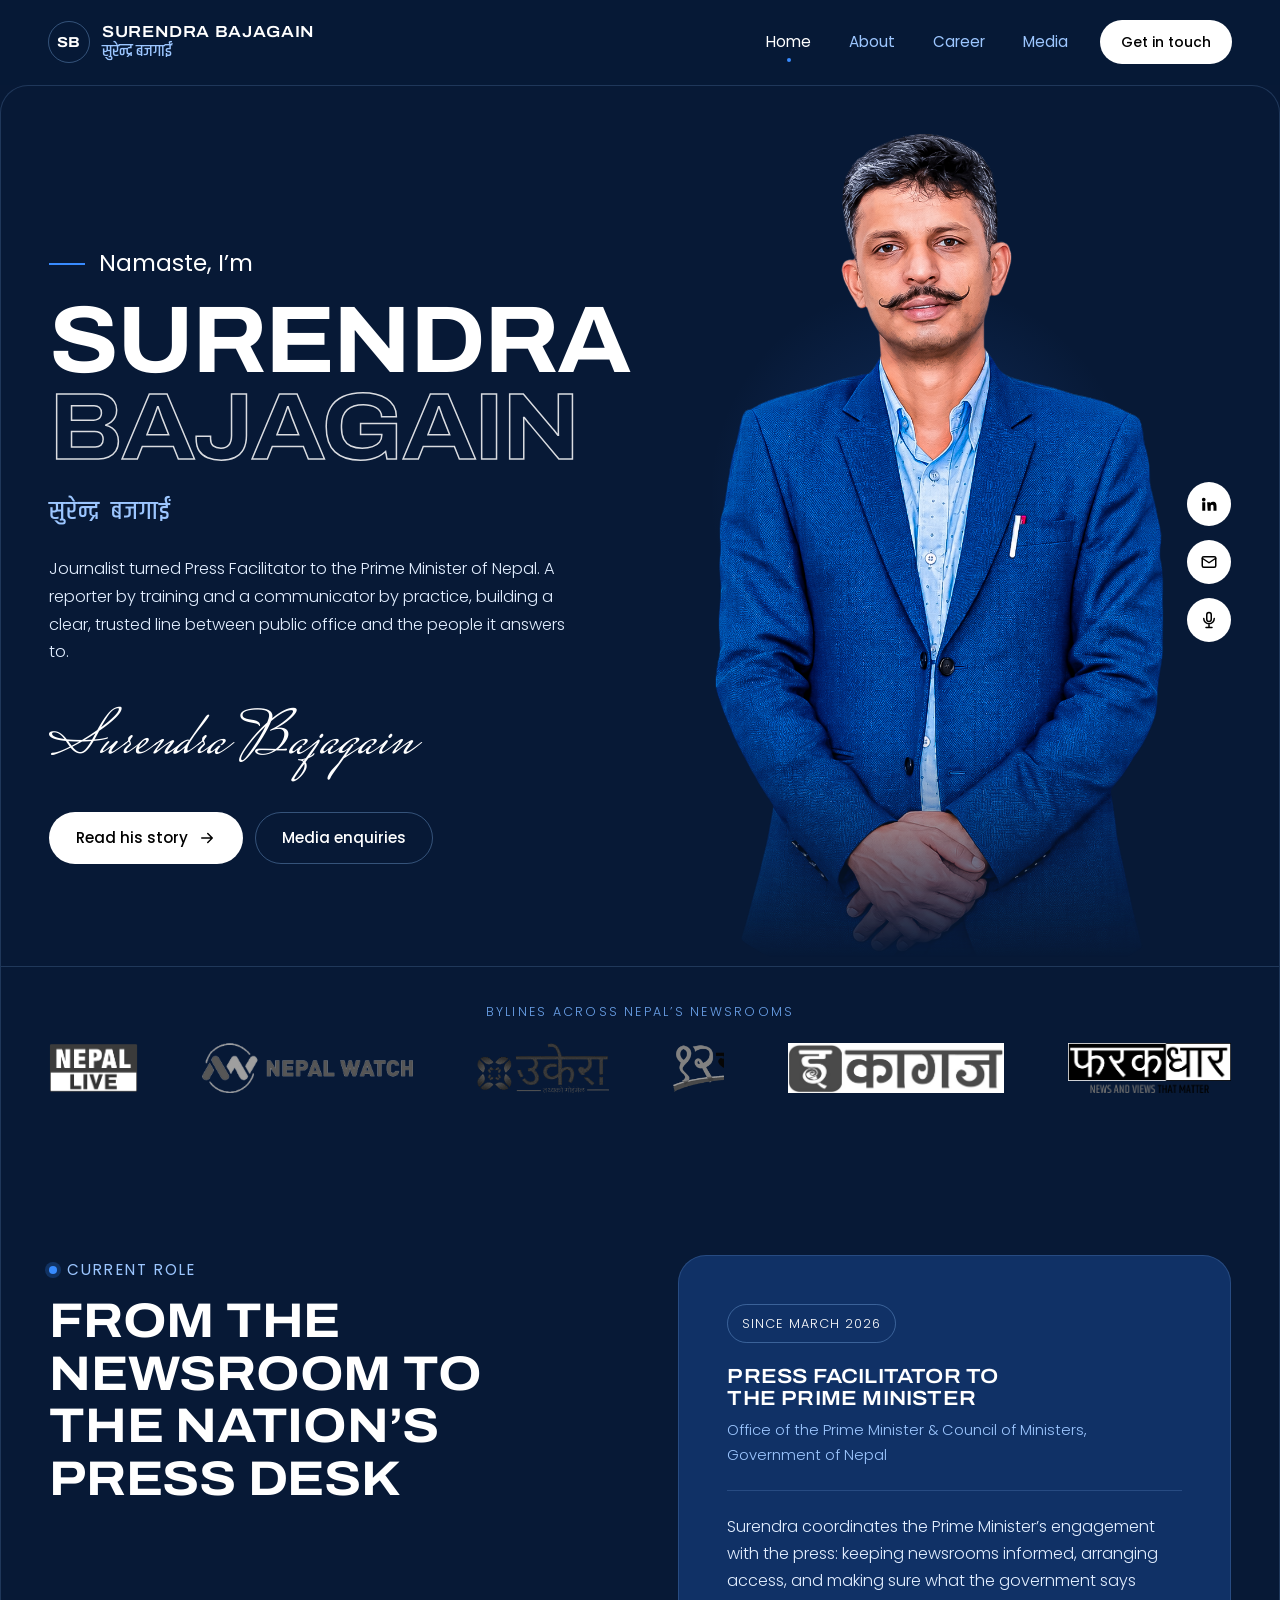
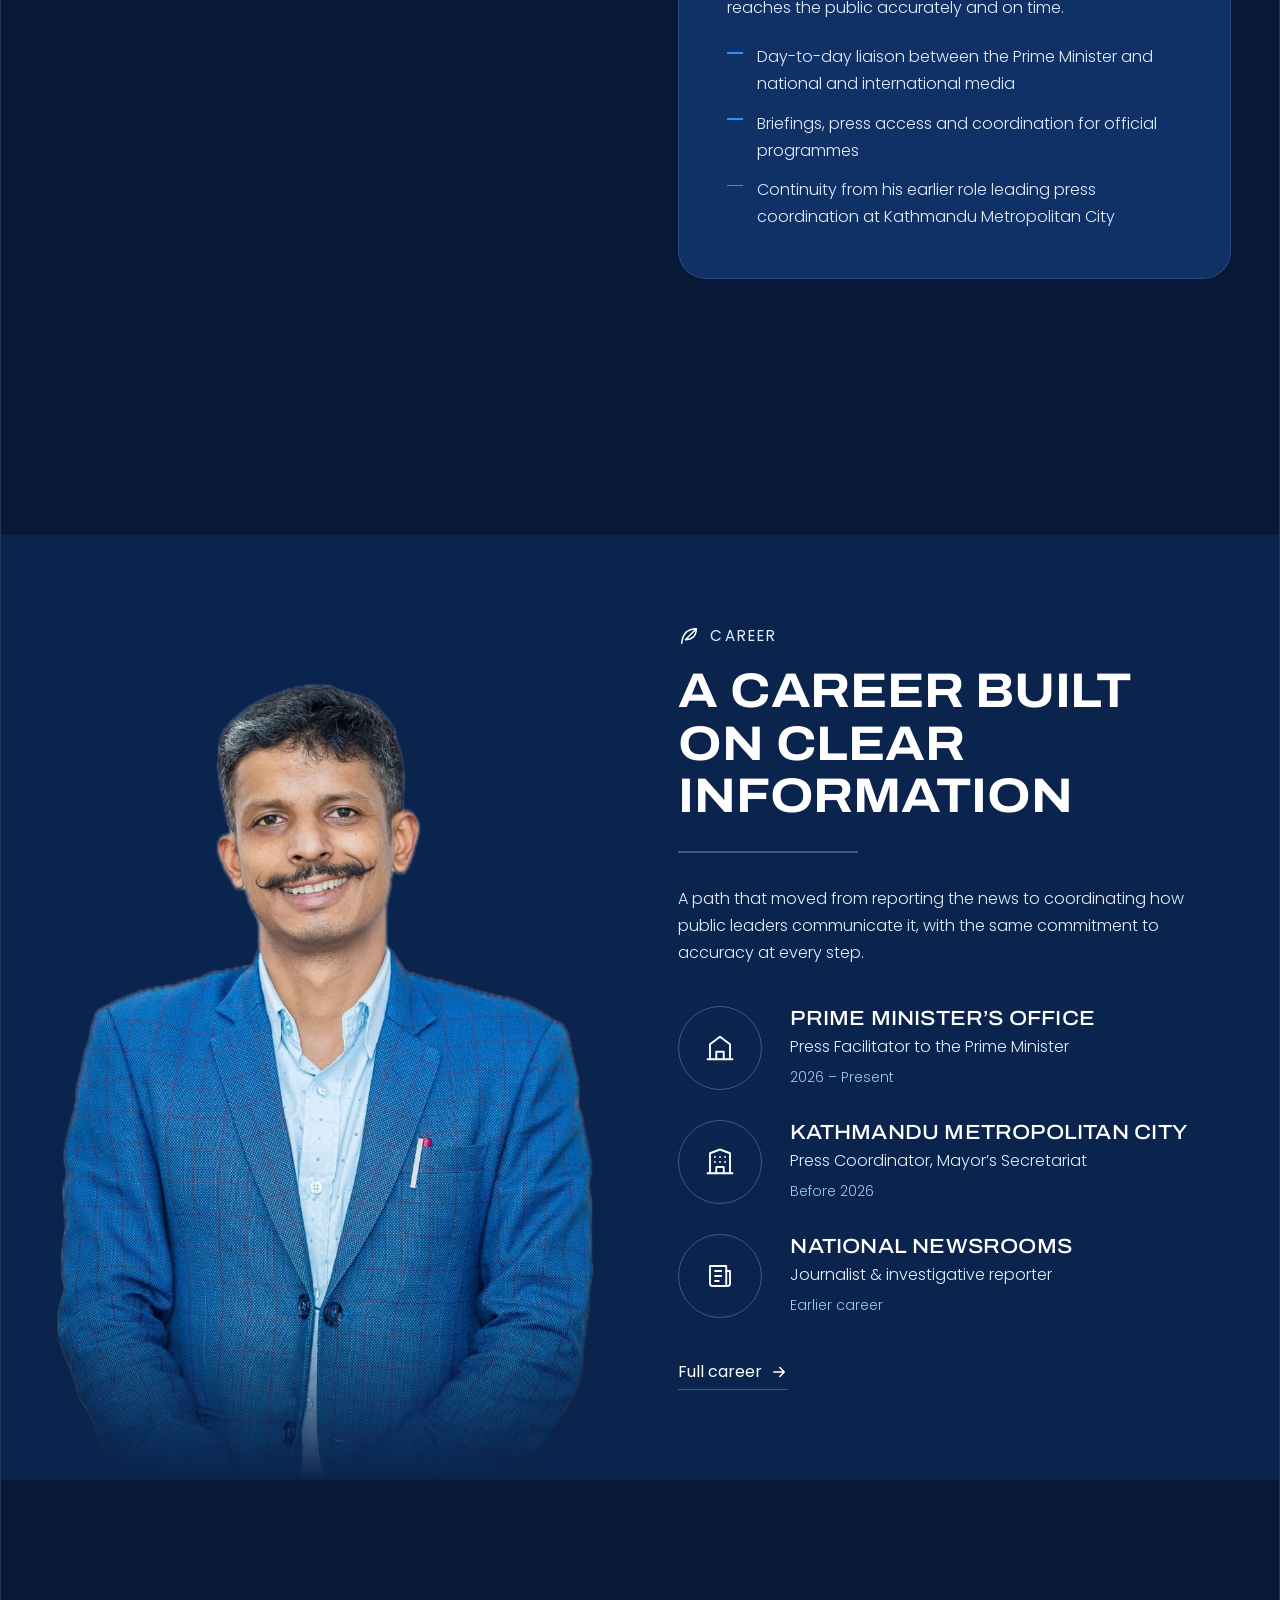
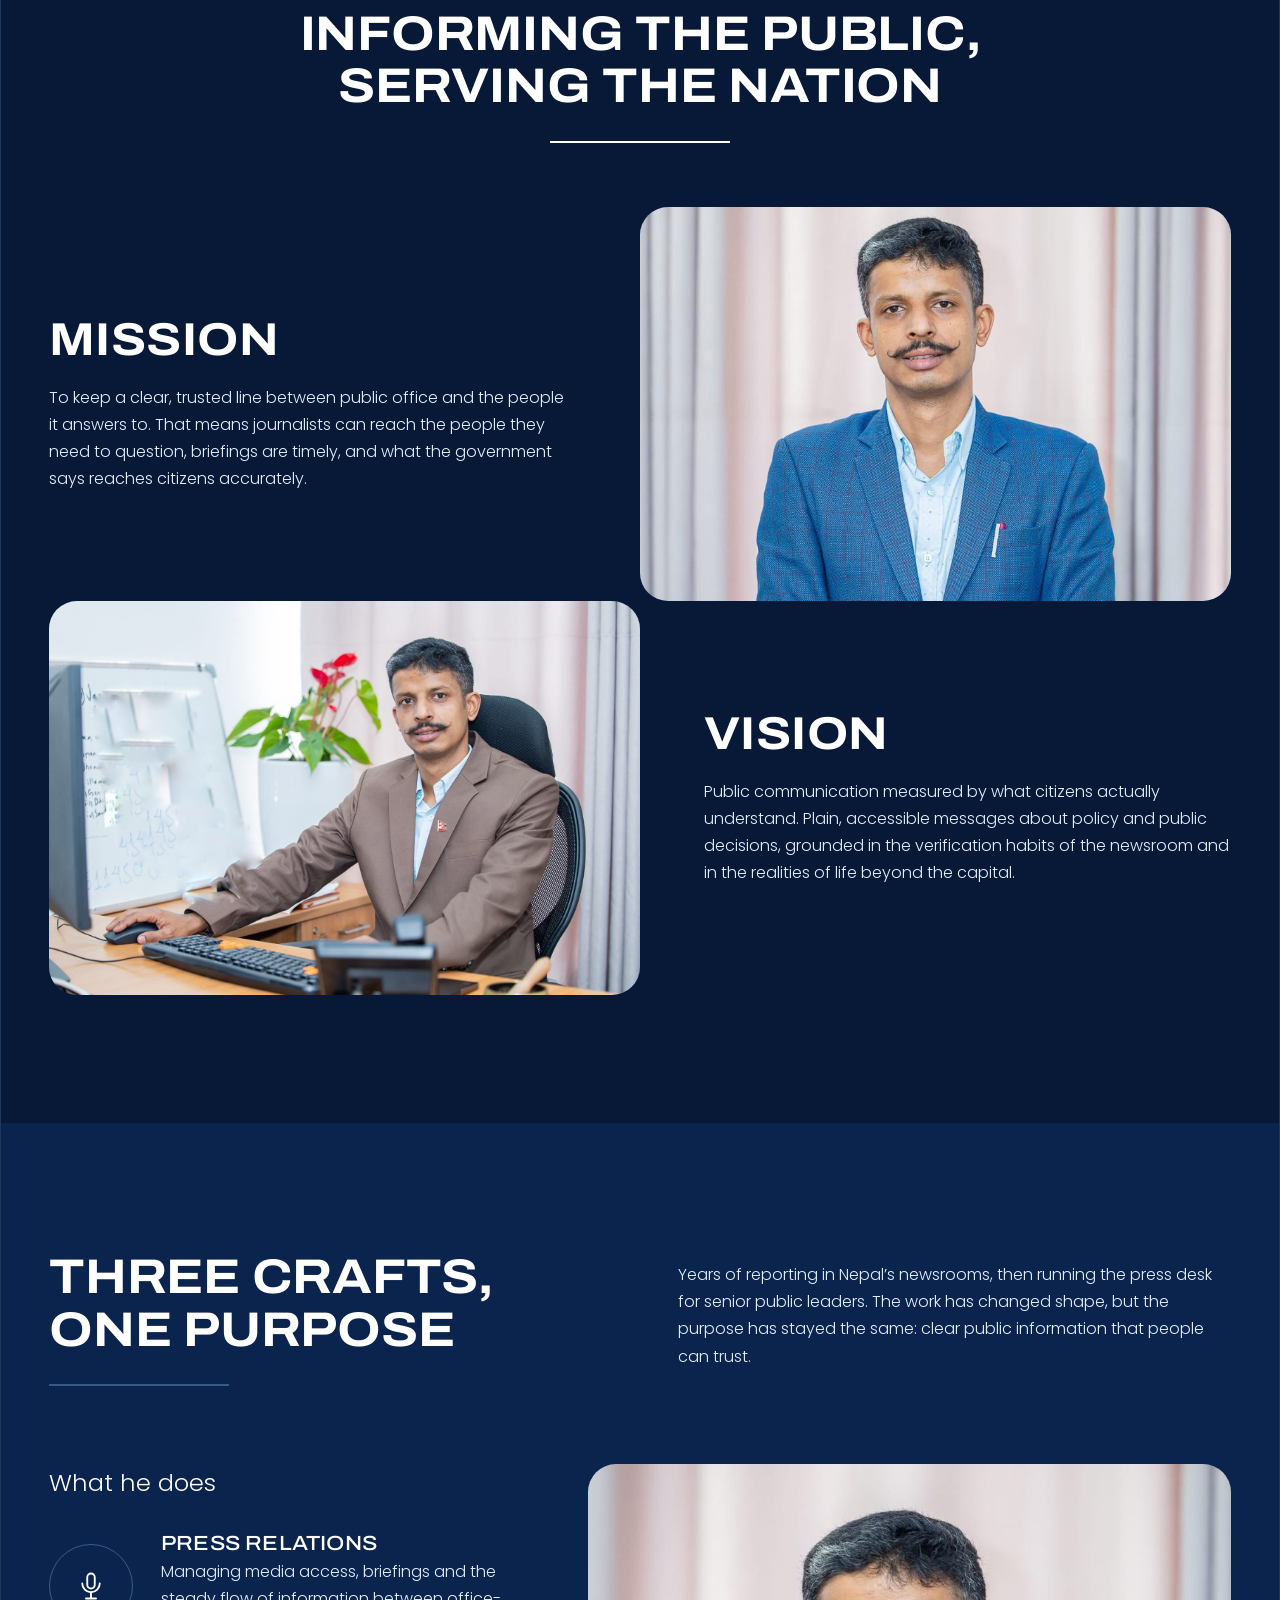
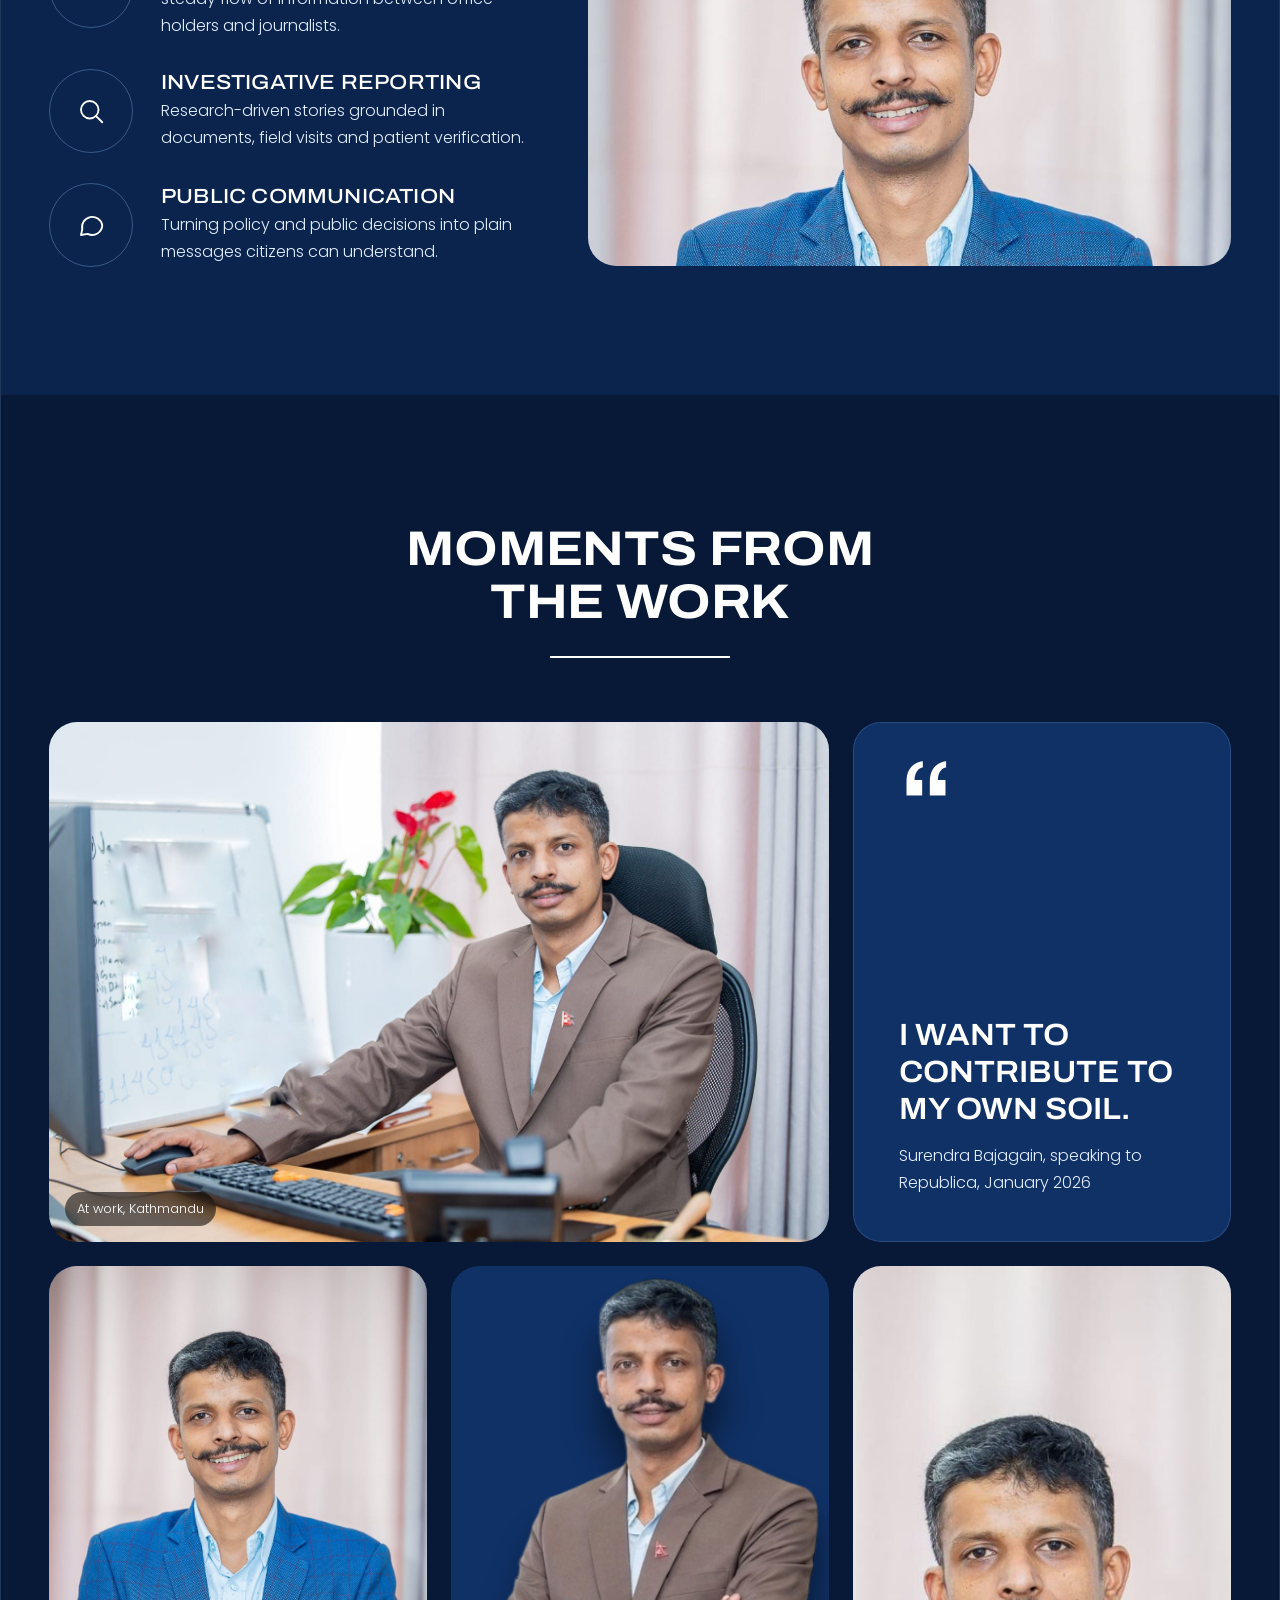
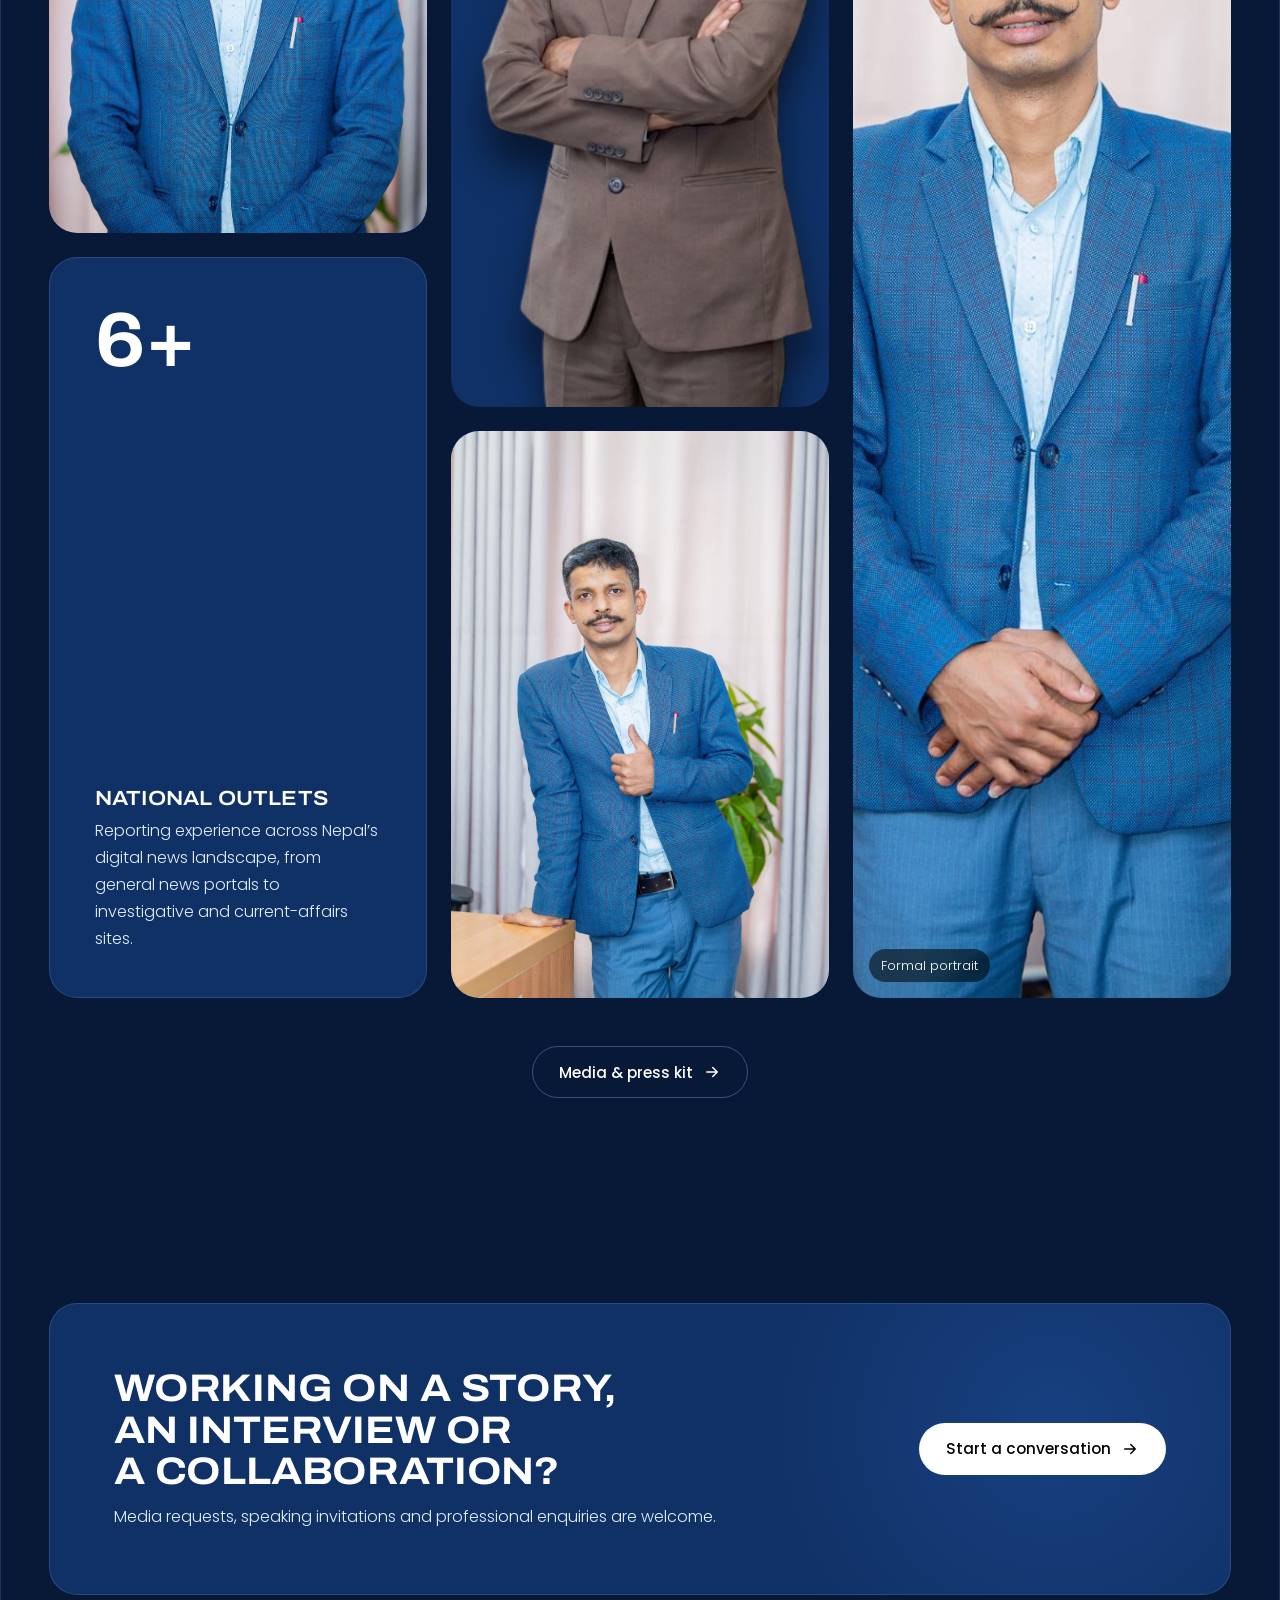
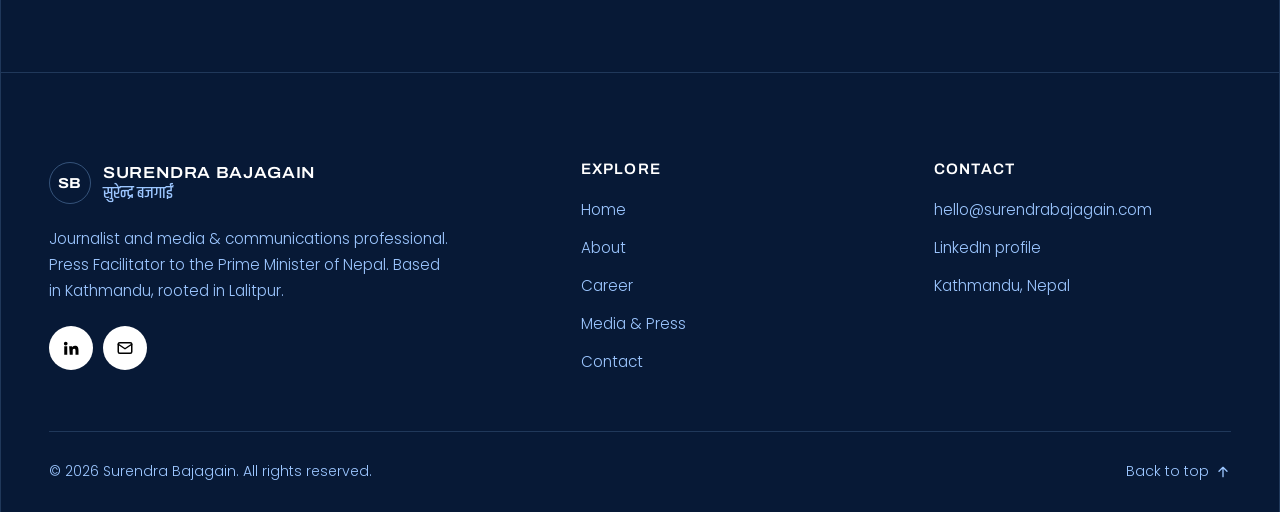
<file: index.html>
<!doctype html>
<html lang="en" class="no-js">
  <head>
    <meta charset="utf-8" />
    <meta name="viewport" content="width=device-width, initial-scale=1" />
    <title>
      Surendra Bajagain — Journalist & Press Facilitator to the Prime Minister
      of Nepal
    </title>
    <meta
      name="description"
      content="Surendra Bajagain is a Nepali journalist and communications professional serving as Press Facilitator to the Prime Minister of Nepal."
    />
    <meta name="author" content="Surendra Bajagain" />
    <meta name="theme-color" content="#000000" />
    <link rel="canonical" href="https://surendrabajagain.com/" />

    <meta property="og:type" content="profile" />
    <meta
      property="og:title"
      content="Surendra Bajagain — Journalist & Press Facilitator to the Prime Minister of Nepal"
    />
    <meta
      property="og:description"
      content="Surendra Bajagain is a Nepali journalist and communications professional serving as Press Facilitator to the Prime Minister of Nepal."
    />
    <meta property="og:url" content="https://surendrabajagain.com/" />
    <meta
      property="og:image"
      content="https://surendrabajagain.com/assets/img/og-image.jpg"
    />
    <meta name="twitter:card" content="summary_large_image" />

    <link rel="icon" href="assets/img/favicon.svg" type="image/svg+xml" />
    <link rel="apple-touch-icon" href="assets/img/avatar.jpg" />
    <link rel="preconnect" href="https://fonts.googleapis.com" />
    <link rel="preconnect" href="https://fonts.gstatic.com" crossorigin />
    <link
      href="https://fonts.googleapis.com/css2?family=Archivo:wdth,wght@62..125,100..900&family=Poppins:wght@300;400;500;600&family=Mrs+Saint+Delafield&family=Noto+Sans+Devanagari:wght@400;500&display=swap"
      rel="stylesheet"
    />
    <link rel="preconnect" href="https://fonts.googleapis.com" />
    <link rel="preconnect" href="https://fonts.gstatic.com" crossorigin />
    <link
      href="https://fonts.googleapis.com/css2?family=Khand:wght@300;400;500;600;700&display=swap"
      rel="stylesheet"
    />
    <link rel="stylesheet" href="assets/css/style.css" />
  </head>
  <body>
    <a class="skip-link" href="#main">Skip to content</a>

    <header class="site-header">
      <div class="container">
        <a class="brand" href="./" aria-label="Surendra Bajagain — home">
          <span class="brand__mark">SB</span>
          <span class="brand__text">
            <span class="brand__name">Surendra Bajagain</span>
            <span
              class="brand__sub"
              lang="ne"
              style="font-family: &quot;Khand&quot;, sans-serif"
              >सुरेन्द्र बजगाईं</span
            >
          </span>
        </a>
        <button
          class="nav-toggle"
          type="button"
          aria-controls="site-nav"
          aria-expanded="false"
          aria-label="Open menu"
        >
          <span></span>
        </button>
        <nav class="nav" id="site-nav" aria-label="Main">
          <a class="nav__link" href="./" aria-current="page">Home</a
          ><a class="nav__link" href="about/">About</a
          ><a class="nav__link" href="career/">Career</a
          ><a class="nav__link" href="media/">Media</a>
          <a class="btn btn--primary btn--sm" href="contact/">Get in touch</a>
        </nav>
      </div>
    </header>

    <main id="main">
      <!-- Hero: greeting, oversized name, signature, cut-out portrait -->
      <section class="hero">
        <div class="container hero__grid">
          <div class="hero__content">
            <p class="hero__hello reveal">Namaste, I&rsquo;m</p>
            <h1 class="hero__title reveal" data-delay="1">
              <span>Surendra</span><span class="outline">Bajagain</span>
            </h1>
            <p
              class="hero__deva reveal"
              data-delay="1"
              lang="ne"
              style="font-family: &quot;Khand&quot;, sans-serif"
            >
              सुरेन्द्र बजगाईं
            </p>
            <p class="hero__lede reveal" data-delay="2">
              Journalist turned Press Facilitator to the Prime Minister of
              Nepal. A reporter by training and a communicator by practice,
              building a clear, trusted line between public office and the
              people it answers to.
            </p>
            <p class="signature reveal" data-delay="3" aria-hidden="true">
              Surendra Bajagain
            </p>
            <div class="hero__actions reveal" data-delay="3">
              <a class="btn btn--primary" href="about/"
                >Read his story
                <svg
                  viewBox="0 0 24 24"
                  fill="none"
                  stroke="currentColor"
                  stroke-width="2"
                  stroke-linecap="round"
                  stroke-linejoin="round"
                  aria-hidden="true"
                >
                  <path d="M5 12h14M13 6l6 6-6 6" /></svg
              ></a>
              <a class="btn btn--ghost" href="contact/">Media enquiries</a>
            </div>
          </div>
          <figure class="hero__figure reveal" data-delay="2">
            <img
              src="assets/img/dsfdsf.png"
              alt="Portrait of Surendra Bajagain in a blue blazer, smiling"
              width="862"
              height="1254"
              fetchpriority="high"
            />
            <div class="hero__social">
              <a
                href="https://www.linkedin.com/in/surendrabajagain/"
                target="_blank"
                rel="noopener"
                aria-label="LinkedIn"
                ><svg
                  viewBox="0 0 24 24"
                  fill="currentColor"
                  aria-hidden="true"
                >
                  <path
                    d="M4.98 3.5a2.5 2.5 0 11-.01 5 2.5 2.5 0 01.01-5zM3 9.5h4V21H3zM9.5 9.5h3.8v1.6h.1c.5-1 1.8-2 3.8-2 4 0 4.8 2.6 4.8 6V21h-4v-5.2c0-1.2 0-2.8-1.7-2.8s-2 1.3-2 2.7V21h-4z"
                  /></svg
              ></a>
              <a href="mailto:hello@surendrabajagain.com" aria-label="Email"
                ><svg
                  viewBox="0 0 24 24"
                  fill="none"
                  stroke="currentColor"
                  stroke-width="2"
                  stroke-linecap="round"
                  stroke-linejoin="round"
                  aria-hidden="true"
                >
                  <rect x="3" y="5" width="18" height="14" rx="2" />
                  <path d="M3 7l9 6 9-6" /></svg
              ></a>
              <a href="media/" aria-label="Media and press kit"
                ><svg
                  viewBox="0 0 24 24"
                  fill="none"
                  stroke="currentColor"
                  stroke-width="2"
                  stroke-linecap="round"
                  stroke-linejoin="round"
                  aria-hidden="true"
                >
                  <rect x="9" y="2" width="6" height="12" rx="3" />
                  <path d="M5 10a7 7 0 0014 0M12 17v5M8 22h8" /></svg
              ></a>
            </div>
          </figure>
        </div>
        <div class="wordmarks">
          <div class="container">
            <p class="wordmarks__label">
              Bylines across Nepal&rsquo;s newsrooms
            </p>
            <ul class="reveal">
              <li>
                <a href="https://nepallive.com/author-news/473" target="_blank"
                  ><img src="./assets/img/nepallive.png" alt=""
                /></a>
              </li>
              <li>
                <a href="https://nepalwatch.com/" target="_blank"
                  ><img src="./assets/img/nepalwatych.png" alt=""
                /></a>
              </li>
              <li>
                <a href="https://www.ukeraa.com/author/158" target="_blank"
                  ><img src="./assets/img/ukeraa.png" alt=""
                /></a>
              </li>
              <li>
                <a href="https://baahrakhari.com/author/101" target="_blank"
                  ><img src="./assets/img/12.png" alt=""
                /></a>
              </li>
              <li>
                <a href="https://ekagaj.com/author/author-605/" target="_blank"
                  ><img src="./assets/img/ekagaj.jpeg" alt="Ekagaj"
                /></a>
              </li>
              <li>
                <a href="https://farakdhar.com/author/17/" target="_blank"
                  ><img src="./assets/img/Farak Dhar.png" alt=""
                /></a>
              </li>
            </ul>
          </div>
        </div>
      </section>

      <!-- Intro: statement + current role panel -->
      <section class="section">
        <div class="container intro">
          <div>
            <p class="eyebrow reveal">
              <span class="dot" aria-hidden="true"></span>Current role
            </p>
            <h2 class="reveal" data-delay="1">
              From the newsroom to the nation&rsquo;s press desk
            </h2>
          </div>
          <div class="panel reveal" data-delay="2">
            <span class="tag-pill">Since March 2026</span>
            <h3>Press Facilitator to the Prime Minister</h3>
            <p class="panel__meta">
              Office of the Prime Minister &amp; Council of Ministers,
              Government of Nepal
            </p>
            <p>
              Surendra coordinates the Prime Minister&rsquo;s engagement with
              the press: keeping newsrooms informed, arranging access, and
              making sure what the government says reaches the public accurately
              and on time.
            </p>
            <ul class="check-list">
              <li>
                Day-to-day liaison between the Prime Minister and national and
                international media
              </li>
              <li>
                Briefings, press access and coordination for official programmes
              </li>
              <li>
                Continuity from his earlier role leading press coordination at
                Kathmandu Metropolitan City
              </li>
            </ul>
          </div>
        </div>
      </section>

      <!-- Career band: cut-out portrait rising above the band + icon list -->
      <section class="showcase" aria-labelledby="career-title">
        <div class="container showcase__grid">
          <figure class="showcase__figure reveal">
            <img
              src="assets/img/portrait-hero-cutout.webp"
              alt="Surendra Bajagain standing in a blue blazer, giving a thumbs-up"
              width="611"
              height="1150"
              loading="lazy"
            />
          </figure>
          <div class="showcase__body">
            <p class="eyebrow reveal">
              <svg
                viewBox="0 0 24 24"
                fill="none"
                stroke="currentColor"
                stroke-width="1.6"
                stroke-linecap="round"
                stroke-linejoin="round"
                aria-hidden="true"
              >
                <path
                  d="M20 4C10 4 5 9 4 20M20 4c0 8-5 12-12 12M20 4L8 16"
                /></svg
              >Career
            </p>
            <h2 class="reveal" data-delay="1" id="career-title">
              A career built on clear information
            </h2>
            <span class="rule reveal" aria-hidden="true"></span>
            <p class="reveal" data-delay="2">
              A path that moved from reporting the news to coordinating how
              public leaders communicate it, with the same commitment to
              accuracy at every step.
            </p>
            <ul class="icon-list">
              <li class="reveal">
                <span class="icon-circle" aria-hidden="true"
                  ><svg
                    viewBox="0 0 24 24"
                    fill="none"
                    stroke="currentColor"
                    stroke-width="1.5"
                    stroke-linecap="round"
                    stroke-linejoin="round"
                  >
                    <path d="M4 21V9l8-6 8 6v12M2 21h20M9 21v-6h6v6" /></svg
                ></span>
                <div>
                  <h3>Prime Minister&rsquo;s Office</h3>
                  <p>Press Facilitator to the Prime Minister</p>
                  <p class="meta">2026 &ndash; Present</p>
                </div>
              </li>
              <li class="reveal" data-delay="1">
                <span class="icon-circle" aria-hidden="true"
                  ><svg
                    viewBox="0 0 24 24"
                    fill="none"
                    stroke="currentColor"
                    stroke-width="1.5"
                    stroke-linecap="round"
                    stroke-linejoin="round"
                  >
                    <path
                      d="M4 21V5l8-3 8 3v16M2 21h20M9 21v-5h6v5M8 8h.01M12 8h.01M16 8h.01M8 12h.01M12 12h.01M16 12h.01"
                    /></svg
                ></span>
                <div>
                  <h3>Kathmandu Metropolitan City</h3>
                  <p>Press Coordinator, Mayor&rsquo;s Secretariat</p>
                  <p class="meta">Before 2026</p>
                </div>
              </li>
              <li class="reveal" data-delay="2">
                <span class="icon-circle" aria-hidden="true"
                  ><svg
                    viewBox="0 0 24 24"
                    fill="none"
                    stroke="currentColor"
                    stroke-width="1.5"
                    stroke-linecap="round"
                    stroke-linejoin="round"
                  >
                    <path d="M4 4h13v16H6a2 2 0 01-2-2V4z" />
                    <path
                      d="M17 8h3v10a2 2 0 01-2 2M8 8h5M8 12h5M8 16h3"
                    /></svg
                ></span>
                <div>
                  <h3>National newsrooms</h3>
                  <p>Journalist &amp; investigative reporter</p>
                  <p class="meta">Earlier career</p>
                </div>
              </li>
            </ul>
            <p class="reveal" style="margin-top: 40px">
              <a class="link-arrow" href="career/"
                >Full career
                <svg
                  viewBox="0 0 24 24"
                  fill="none"
                  stroke="currentColor"
                  stroke-width="2"
                  stroke-linecap="round"
                  stroke-linejoin="round"
                  aria-hidden="true"
                >
                  <path d="M5 12h14M13 6l6 6-6 6" /></svg
              ></a>
            </p>
          </div>
        </div>
      </section>

      <!-- Mission / vision zig-zag -->
      <section class="section">
        <div class="container">
          <div class="section-head section-head--center">
            <h2 class="reveal">
              Informing the public,<br />serving the nation
            </h2>
            <span class="rule rule--center reveal" aria-hidden="true"></span>
          </div>
          <div class="zigzag">
            <div class="zigzag__text reveal">
              <h3>Mission</h3>
              <p>
                To keep a clear, trusted line between public office and the
                people it answers to. That means journalists can reach the
                people they need to question, briefings are timely, and what the
                government says reaches citizens accurately.
              </p>
            </div>
            <figure class="zigzag__media reveal" data-delay="1">
              <img
                src="assets/img/standing.jpg"
                alt="Surendra Bajagain standing in his office in a blue blazer"
                width="933"
                height="1400"
                loading="lazy"
                style="object-position: 50% 18%"
              />
            </figure>
            <figure class="zigzag__media zigzag__media--b reveal">
              <img
                src="assets/img/at-desk.jpg"
                alt="Surendra Bajagain working at his desk in a blue blazer"
                width="720"
                height="1066"
                loading="lazy"
                style="object-position: 50% 20%"
              />
            </figure>
            <div class="zigzag__text zigzag__text--b reveal" data-delay="1">
              <h3>Vision</h3>
              <p>
                Public communication measured by what citizens actually
                understand. Plain, accessible messages about policy and public
                decisions, grounded in the verification habits of the newsroom
                and in the realities of life beyond the capital.
              </p>
            </div>
          </div>
        </div>
      </section>

      <!-- What he does: split head + icon list + image -->
      <section class="section section--alt">
        <div class="container">
          <div class="split-head">
            <div>
              <h2 class="reveal">Three crafts,<br />one purpose</h2>
              <span class="rule reveal" aria-hidden="true"></span>
            </div>
            <p class="reveal" data-delay="1">
              Years of reporting in Nepal&rsquo;s newsrooms, then running the
              press desk for senior public leaders. The work has changed shape,
              but the purpose has stayed the same: clear public information that
              people can trust.
            </p>
          </div>
          <div class="programs">
            <div>
              <p class="programs__title reveal">What he does</p>
              <ul class="icon-list">
                <li class="reveal">
                  <span class="icon-circle" aria-hidden="true"
                    ><svg
                      viewBox="0 0 24 24"
                      fill="none"
                      stroke="currentColor"
                      stroke-width="1.5"
                      stroke-linecap="round"
                      stroke-linejoin="round"
                    >
                      <rect x="9" y="2" width="6" height="12" rx="3" />
                      <path d="M5 10a7 7 0 0014 0M12 17v5M8 22h8" /></svg
                  ></span>
                  <div>
                    <h3>Press relations</h3>
                    <p>
                      Managing media access, briefings and the steady flow of
                      information between office-holders and journalists.
                    </p>
                  </div>
                </li>
                <li class="reveal" data-delay="1">
                  <span class="icon-circle" aria-hidden="true"
                    ><svg
                      viewBox="0 0 24 24"
                      fill="none"
                      stroke="currentColor"
                      stroke-width="1.5"
                      stroke-linecap="round"
                      stroke-linejoin="round"
                    >
                      <circle cx="11" cy="11" r="7" />
                      <path d="M21 21l-4.5-4.5" /></svg
                  ></span>
                  <div>
                    <h3>Investigative reporting</h3>
                    <p>
                      Research-driven stories grounded in documents, field
                      visits and patient verification.
                    </p>
                  </div>
                </li>
                <li class="reveal" data-delay="2">
                  <span class="icon-circle" aria-hidden="true"
                    ><svg
                      viewBox="0 0 24 24"
                      fill="none"
                      stroke="currentColor"
                      stroke-width="1.5"
                      stroke-linecap="round"
                      stroke-linejoin="round"
                    >
                      <path
                        d="M21 12a8 8 0 01-11.6 7.1L4 20l1-4.6A8 8 0 1121 12z"
                      /></svg
                  ></span>
                  <div>
                    <h3>Public communication</h3>
                    <p>
                      Turning policy and public decisions into plain messages
                      citizens can understand.
                    </p>
                  </div>
                </li>
              </ul>
            </div>
            <figure class="programs__media reveal" data-delay="1">
              <img
                src="assets/img/portrait-smile.jpg"
                alt="Surendra Bajagain smiling, wearing a blue checked blazer"
                width="933"
                height="1400"
                loading="lazy"
                style="object-position: 50% 22%"
              />
            </figure>
          </div>
        </div>
      </section>

      <!-- Bento gallery -->
      <section class="section">
        <div class="container">
          <div class="section-head section-head--center">
            <h2 class="reveal">Moments from the work</h2>
            <span class="rule rule--center reveal" aria-hidden="true"></span>
          </div>
          <div class="bento">
            <figure class="b-wide reveal">
              <img
                src="assets/img/at-desk.jpg"
                alt="Surendra Bajagain at his desk in the office"
                width="1600"
                height="1066"
                loading="lazy"
              />
              <figcaption>At work, Kathmandu</figcaption>
            </figure>
            <div class="b-card reveal" data-delay="1">
              <span class="b-mark" aria-hidden="true">&ldquo;</span>
              <div>
                <blockquote>I want to contribute to my own soil.</blockquote>
                <p>Surendra Bajagain, speaking to Republica, January 2026</p>
              </div>
            </div>
            <figure class="b-sm b-pos-top reveal">
              <img
                src="assets/img/portrait-hero.jpg"
                alt="Official portrait of Surendra Bajagain"
                width="933"
                height="1400"
                loading="lazy"
              />
            </figure>
            <figure class="b-md b-pos-top reveal" data-delay="1">
              <img
                src="assets/img/image-2.png"
                alt="Surendra Bajagain at his desk"
                width="720"
                height="1066"
                loading="lazy"
              />
            </figure>
            <figure class="b-tall b-pos-top reveal" data-delay="2">
              <img
                src="assets/img/standing.jpg"
                alt="Full-length portrait of Surendra Bajagain"
                width="933"
                height="1400"
                loading="lazy"
              />
              <figcaption>Formal portrait</figcaption>
            </figure>
            <div class="b-card reveal" style="grid-row: span 3">
              <span class="b-num">6+</span>
              <div>
                <h3>National outlets</h3>
                <p>
                  Reporting experience across Nepal&rsquo;s digital news
                  landscape, from general news portals to investigative and
                  current-affairs sites.
                </p>
              </div>
            </div>
            <figure class="b-sm b-pos-top reveal" data-delay="1">
              <img
                src="assets/img/standing-office.jpg"
                alt="Surendra Bajagain in the office"
                width="933"
                height="1400"
                loading="lazy"
              />
            </figure>
          </div>
          <p class="reveal" style="text-align: center; margin-top: 48px">
            <a class="btn btn--ghost" href="media/"
              >Media &amp; press kit
              <svg
                viewBox="0 0 24 24"
                fill="none"
                stroke="currentColor"
                stroke-width="2"
                stroke-linecap="round"
                stroke-linejoin="round"
                aria-hidden="true"
              >
                <path d="M5 12h14M13 6l6 6-6 6" /></svg
            ></a>
          </p>
        </div>
      </section>

      <section class="section--tight">
        <div class="container">
          <div class="cta-band reveal">
            <div>
              <h2>Working on a story, an interview or a collaboration?</h2>
              <p>
                Media requests, speaking invitations and professional enquiries
                are welcome.
              </p>
            </div>
            <a class="btn btn--light" href="contact/"
              >Start a conversation
              <svg
                viewBox="0 0 24 24"
                fill="none"
                stroke="currentColor"
                stroke-width="2"
                stroke-linecap="round"
                stroke-linejoin="round"
                aria-hidden="true"
              >
                <path d="M5 12h14M13 6l6 6-6 6" /></svg
            ></a>
          </div>
        </div>
      </section>
    </main>

    <footer class="site-footer">
      <div class="container">
        <div class="footer__grid">
          <div>
            <a class="brand" href="./">
              <span class="brand__mark">SB</span>
              <span class="brand__text">
                <span class="brand__name">Surendra Bajagain</span>
                <span
                  class="brand__sub"
                  lang="ne"
                  style="font-family: &quot;Khand&quot;, sans-serif"
                  >सुरेन्द्र बजगाईं</span
                >
              </span>
            </a>
            <p class="footer__about">
              Journalist and media &amp; communications professional. Press
              Facilitator to the Prime Minister of Nepal. Based in Kathmandu,
              rooted in Lalitpur.
            </p>
            <div class="socials">
              <a
                href="https://www.linkedin.com/in/surendrabajagain/"
                target="_blank"
                rel="noopener"
                aria-label="LinkedIn"
                ><svg
                  viewBox="0 0 24 24"
                  fill="currentColor"
                  aria-hidden="true"
                >
                  <path
                    d="M4.98 3.5a2.5 2.5 0 11-.01 5 2.5 2.5 0 01.01-5zM3 9.5h4V21H3zM9.5 9.5h3.8v1.6h.1c.5-1 1.8-2 3.8-2 4 0 4.8 2.6 4.8 6V21h-4v-5.2c0-1.2 0-2.8-1.7-2.8s-2 1.3-2 2.7V21h-4z"
                  /></svg
              ></a>
              <a href="mailto:hello@surendrabajagain.com" aria-label="Email"
                ><svg
                  viewBox="0 0 24 24"
                  fill="none"
                  stroke="currentColor"
                  stroke-width="2"
                  stroke-linecap="round"
                  stroke-linejoin="round"
                  aria-hidden="true"
                >
                  <rect x="3" y="5" width="18" height="14" rx="2" />
                  <path d="M3 7l9 6 9-6" /></svg
              ></a>
            </div>
          </div>
          <div>
            <p class="footer__title">Explore</p>
            <ul class="footer__links">
              <li><a href="./">Home</a></li>
              <li><a href="about/">About</a></li>
              <li><a href="career/">Career</a></li>
              <li><a href="media/">Media &amp; Press</a></li>
              <li><a href="contact/">Contact</a></li>
            </ul>
          </div>
          <div>
            <p class="footer__title">Contact</p>
            <ul class="footer__links">
              <li>
                <a href="mailto:hello@surendrabajagain.com"
                  >hello@surendrabajagain.com</a
                >
              </li>
              <li>
                <a
                  href="https://www.linkedin.com/in/surendrabajagain/"
                  target="_blank"
                  rel="noopener"
                  >LinkedIn profile</a
                >
              </li>
              <li>Kathmandu, Nepal</li>
            </ul>
          </div>
        </div>
        <div class="footer__bottom">
          <span
            >&copy; <span data-year>2026</span> Surendra Bajagain. All rights
            reserved.</span
          >
          <a class="to-top" href="#main"
            >Back to top
            <svg
              viewBox="0 0 24 24"
              width="16"
              height="16"
              fill="none"
              stroke="currentColor"
              stroke-width="2"
              stroke-linecap="round"
              stroke-linejoin="round"
              aria-hidden="true"
            >
              <path d="M12 19V5M6 11l6-6 6 6" /></svg
          ></a>
        </div>
      </div>
    </footer>

    <script src="assets/js/main.js" defer></script>
  </body>
</html>
</file>
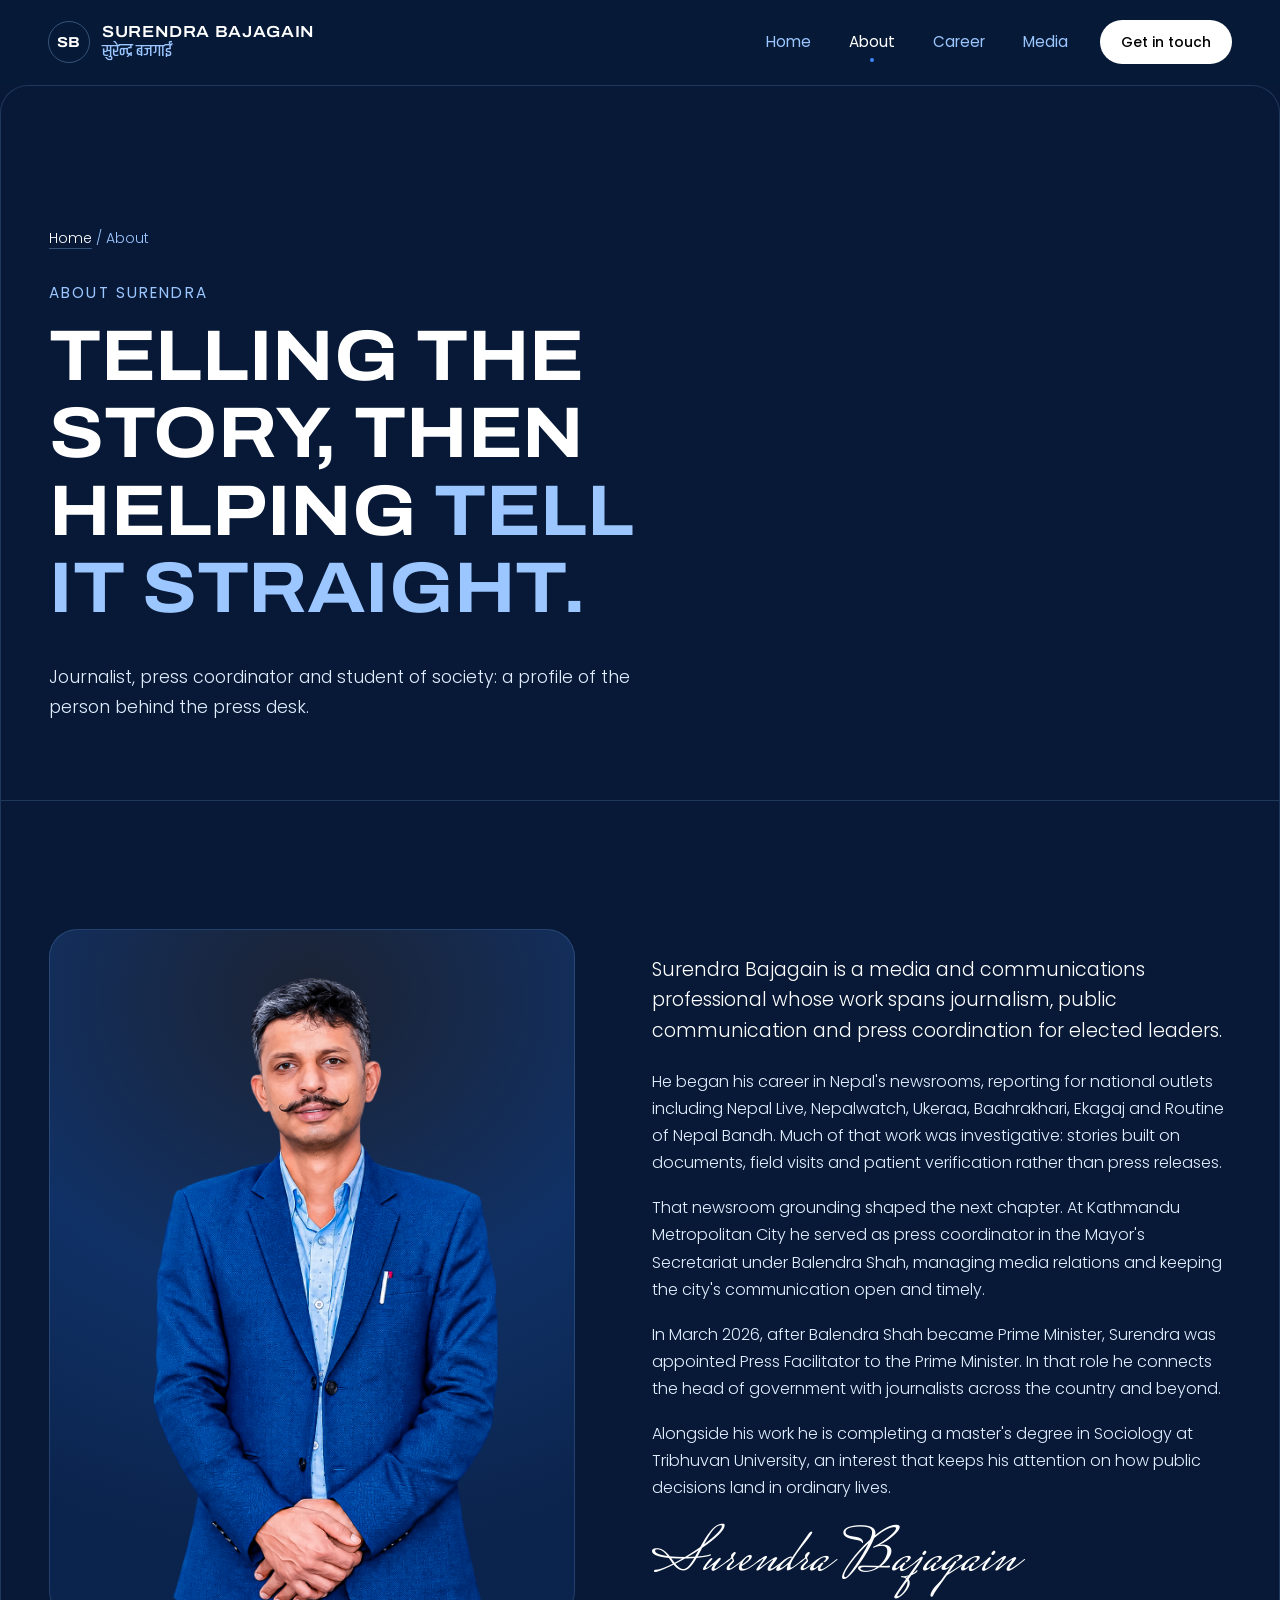
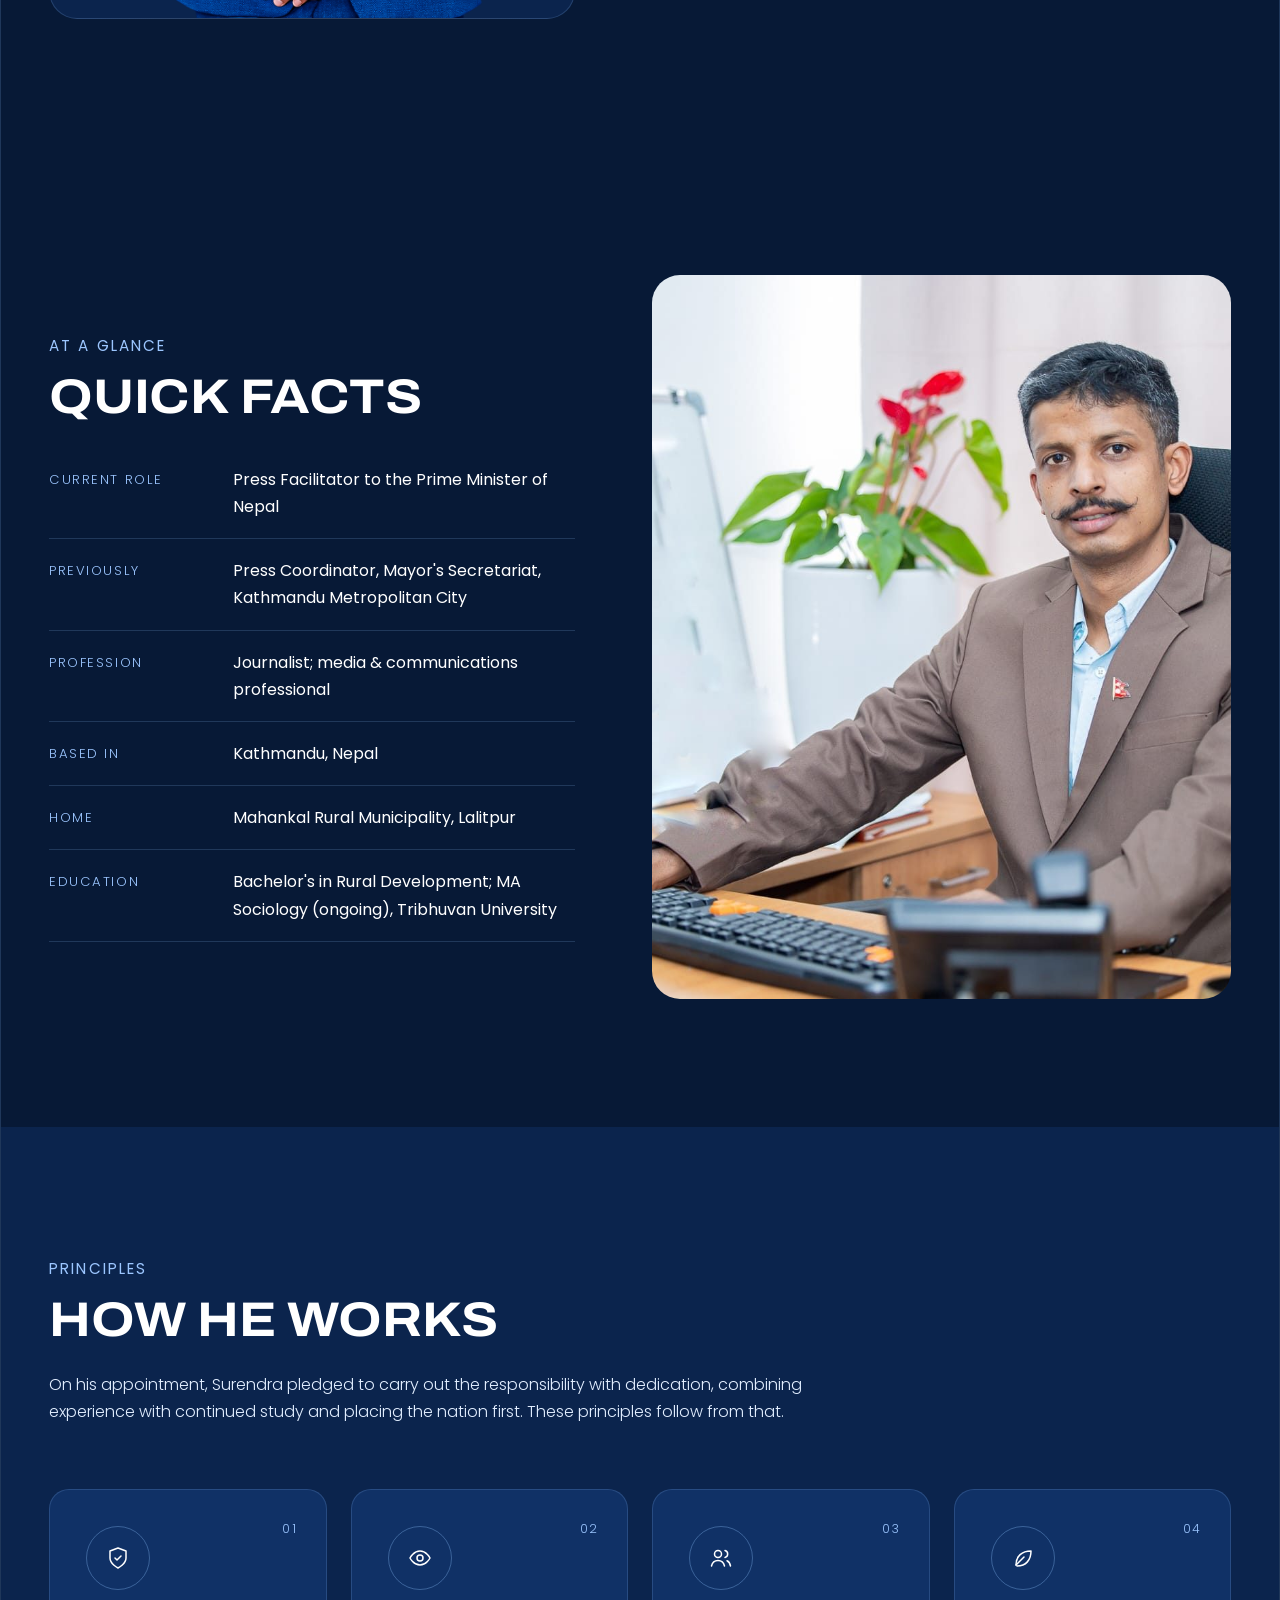
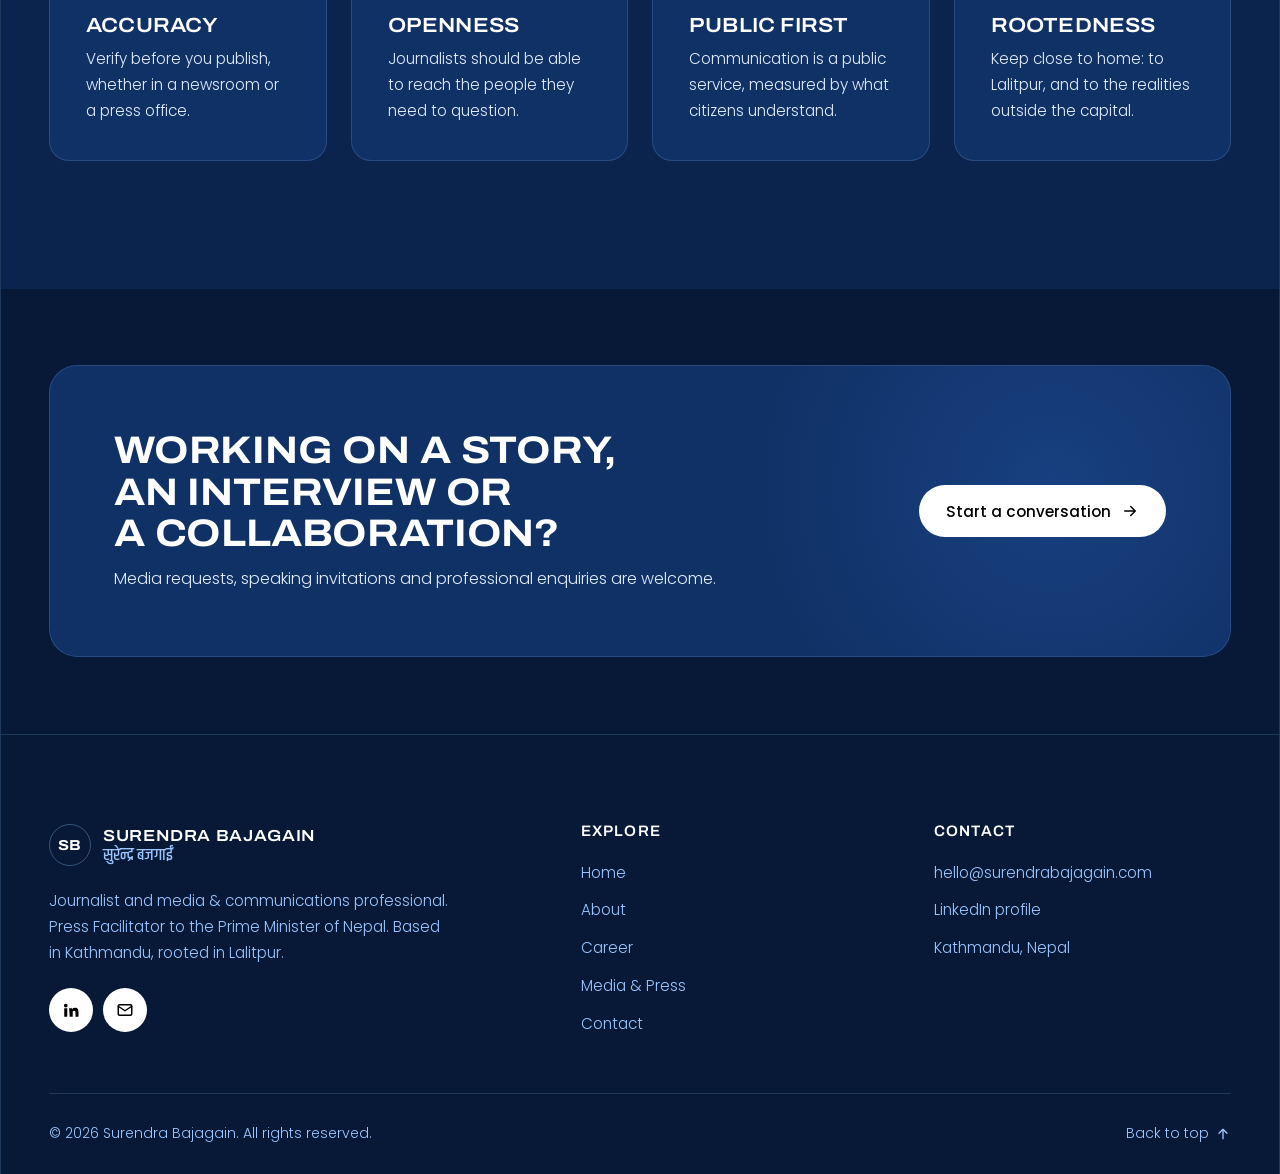
<file: about/index.html>
<!doctype html>
<html lang="en" class="no-js">
  <head>
    <meta charset="utf-8" />
    <meta name="viewport" content="width=device-width, initial-scale=1" />
    <title>About — Surendra Bajagain</title>
    <meta
      name="description"
      content="The story of Surendra Bajagain: newsroom reporter, press coordinator at Kathmandu Metropolitan City and Press Facilitator to the Prime Minister."
    />
    <meta name="author" content="Surendra Bajagain" />
    <meta name="theme-color" content="#000000" />
    <link rel="canonical" href="https://surendrabajagain.com/about/" />

    <meta property="og:type" content="website" />
    <meta property="og:title" content="About — Surendra Bajagain" />
    <meta
      property="og:description"
      content="The story of Surendra Bajagain: newsroom reporter, press coordinator at Kathmandu Metropolitan City and Press Facilitator to the Prime Minister."
    />
    <meta property="og:url" content="https://surendrabajagain.com/about/" />
    <meta
      property="og:image"
      content="https://surendrabajagain.com/assets/img/og-image.jpg"
    />
    <meta name="twitter:card" content="summary_large_image" />

    <link rel="icon" href="../assets/img/favicon.svg" type="image/svg+xml" />
    <link rel="apple-touch-icon" href="../assets/img/avatar.jpg" />
    <link rel="preconnect" href="https://fonts.googleapis.com" />
    <link rel="preconnect" href="https://fonts.gstatic.com" crossorigin />
    <link
      href="https://fonts.googleapis.com/css2?family=Archivo:wdth,wght@62..125,100..900&family=Poppins:wght@300;400;500;600&family=Mrs+Saint+Delafield&family=Noto+Sans+Devanagari:wght@400;500&display=swap"
      rel="stylesheet"
    />
    <link rel="preconnect" href="https://fonts.googleapis.com" />
    <link rel="preconnect" href="https://fonts.gstatic.com" crossorigin />
    <link
      href="https://fonts.googleapis.com/css2?family=Khand:wght@300;400;500;600;700&display=swap"
      rel="stylesheet"
    />
    <link rel="stylesheet" href="../assets/css/style.css" />
  </head>
  <body>
    <a class="skip-link" href="#main">Skip to content</a>

    <header class="site-header">
      <div class="container">
        <a class="brand" href="../" aria-label="Surendra Bajagain — home">
          <span class="brand__mark">SB</span>
          <span class="brand__text">
            <span class="brand__name">Surendra Bajagain</span>
            <span
              class="brand__sub"
              lang="ne"
              style="font-family: &quot;Khand&quot;, sans-serif"
              >सुरेन्द्र बजगाईं</span
            >
          </span>
        </a>
        <button
          class="nav-toggle"
          type="button"
          aria-controls="site-nav"
          aria-expanded="false"
          aria-label="Open menu"
        >
          <span></span>
        </button>
        <nav class="nav" id="site-nav" aria-label="Main">
          <a class="nav__link" href="../">Home</a
          ><a class="nav__link" href="../about/" aria-current="page">About</a
          ><a class="nav__link" href="../career/">Career</a
          ><a class="nav__link" href="../media/">Media</a>
          <a class="btn btn--primary btn--sm" href="../contact/"
            >Get in touch</a
          >
        </nav>
      </div>
    </header>

    <main id="main">
      <section class="page-hero">
        <div class="container">
          <nav class="breadcrumb" aria-label="Breadcrumb">
            <a href="../">Home</a> / About
          </nav>
          <p class="eyebrow reveal">About Surendra</p>
          <h1 class="reveal" data-delay="1">
            Telling the story, then helping
            <em class="accent">tell it straight.</em>
          </h1>
          <p class="reveal" data-delay="2">
            Journalist, press coordinator and student of society: a profile of
            the person behind the press desk.
          </p>
        </div>
      </section>

      <section class="section">
        <div class="container feature">
          <figure class="cutout-panel reveal">
            <img
              src="../assets/img/dsfdsf.png"
              alt="Surendra Bajagain smiling, wearing a blue checked blazer"
              width="786"
              height="1169"
              loading="lazy"
            />
          </figure>
          <div>
            <p class="lead reveal">
              Surendra Bajagain is a media and communications professional whose
              work spans journalism, public communication and press coordination
              for elected leaders.
            </p>
            <div class="prose reveal" data-delay="1">
              <p>
                He began his career in Nepal's newsrooms, reporting for national
                outlets including Nepal Live, Nepalwatch, Ukeraa, Baahrakhari,
                Ekagaj and Routine of Nepal Bandh. Much of that work was
                investigative: stories built on documents, field visits and
                patient verification rather than press releases.
              </p>
              <p>
                That newsroom grounding shaped the next chapter. At Kathmandu
                Metropolitan City he served as press coordinator in the Mayor's
                Secretariat under Balendra Shah, managing media relations and
                keeping the city's communication open and timely.
              </p>
              <p>
                In March 2026, after Balendra Shah became Prime Minister,
                Surendra was appointed Press Facilitator to the Prime Minister.
                In that role he connects the head of government with journalists
                across the country and beyond.
              </p>
              <p>
                Alongside his work he is completing a master's degree in
                Sociology at Tribhuvan University, an interest that keeps his
                attention on how public decisions land in ordinary lives.
              </p>
            </div>
            <p class="signature reveal" data-delay="2" aria-hidden="true">
              Surendra Bajagain
            </p>
          </div>
        </div>
      </section>

      <!-- <section class="showcase" aria-labelledby="edu-title">
        <div class="container showcase__grid">
          <figure class="showcase__figure reveal">
            <img
              src="../assets/img/"
              alt="Full-length portrait of Surendra Bajagain standing with hands clasped"
              width="613"
              height="1259"
              loading="lazy"
            />
          </figure>
          <div class="showcase__body">
            <p class="eyebrow reveal">
              <svg
                viewBox="0 0 24 24"
                fill="none"
                stroke="currentColor"
                stroke-width="1.6"
                stroke-linecap="round"
                stroke-linejoin="round"
                aria-hidden="true"
              >
                <path
                  d="M20 4C10 4 5 9 4 20M20 4c0 8-5 12-12 12M20 4L8 16"
                /></svg
              >Education
            </p>
            <h2 class="reveal" data-delay="1" id="edu-title">
              Studying the society he reports on
            </h2>
            <span class="rule reveal" aria-hidden="true"></span>
            <p class="reveal" data-delay="2">
              Academic work in development and sociology keeps his attention on
              how public decisions land in ordinary lives, inside and beyond the
              capital.
            </p>
            <ul class="icon-list">
              <li class="reveal">
                <span class="icon-circle" aria-hidden="true"
                  ><svg
                    viewBox="0 0 24 24"
                    fill="none"
                    stroke="currentColor"
                    stroke-width="1.5"
                    stroke-linecap="round"
                    stroke-linejoin="round"
                  >
                    <path d="M2 9l10-5 10 5-10 5-10-5z" />
                    <path d="M6 11v5c3 2 9 2 12 0v-5" /></svg
                ></span>
                <div>
                  <h3>Tribhuvan University</h3>
                  <p>Master's degree in Sociology</p>
                  <p class="meta">In progress</p>
                </div>
              </li>
              <li class="reveal" data-delay="1">
                <span class="icon-circle" aria-hidden="true"
                  ><svg
                    viewBox="0 0 24 24"
                    fill="none"
                    stroke="currentColor"
                    stroke-width="1.5"
                    stroke-linecap="round"
                    stroke-linejoin="round"
                  >
                    <path
                      d="M12 7v14M3 18a1 1 0 01-1-1V4a1 1 0 011-1h5a4 4 0 014 4 4 4 0 014-4h5a1 1 0 011 1v13a1 1 0 01-1 1h-6a3 3 0 00-3 3 3 3 0 00-3-3z"
                    /></svg
                ></span>
                <div>
                  <h3>Bachelor's degree</h3>
                  <p>Rural Development</p>
                  <p class="meta">Completed</p>
                </div>
              </li>
            </ul>
          </div>
        </div>
      </section> -->

      <section class="section">
        <div class="container feature feature--reverse">
          <figure class="feature__media reveal" style="margin: 0">
            <img
              src="../assets/img/at-desk.jpg"
              alt="Surendra Bajagain leaning on a desk in his office"
              width="933"
              height="1400"
              loading="lazy"
            />
          </figure>
          <div>
            <p class="eyebrow reveal">At a glance</p>
            <h2 class="reveal" data-delay="1">Quick facts</h2>
            <dl class="facts reveal" data-delay="2">
              <div>
                <dt>Current role</dt>
                <dd>Press Facilitator to the Prime Minister of Nepal</dd>
              </div>
              <div>
                <dt>Previously</dt>
                <dd>
                  Press Coordinator, Mayor's Secretariat, Kathmandu Metropolitan
                  City
                </dd>
              </div>
              <div>
                <dt>Profession</dt>
                <dd>Journalist; media &amp; communications professional</dd>
              </div>
              <div>
                <dt>Based in</dt>
                <dd>Kathmandu, Nepal</dd>
              </div>
              <div>
                <dt>Home</dt>
                <dd>Mahankal Rural Municipality, Lalitpur</dd>
              </div>
              <div>
                <dt>Education</dt>
                <dd>
                  Bachelor's in Rural Development; MA Sociology (ongoing),
                  Tribhuvan University
                </dd>
              </div>
            </dl>
          </div>
        </div>
      </section>

      <section class="section section--alt">
        <div class="container">
          <div class="section-head">
            <p class="eyebrow reveal">Principles</p>
            <h2 class="reveal" data-delay="1">How he works</h2>
            <p class="reveal" data-delay="2">
              On his appointment, Surendra pledged to carry out the
              responsibility with dedication, combining experience with
              continued study and placing the nation first. These principles
              follow from that.
            </p>
          </div>
          <div class="grid grid-4">
            <article class="card reveal">
              <span class="card__num">01</span>
              <div class="card__icon">
                <svg
                  viewBox="0 0 24 24"
                  fill="none"
                  stroke="currentColor"
                  stroke-width="2"
                  stroke-linecap="round"
                  stroke-linejoin="round"
                  aria-hidden="true"
                >
                  <path d="M12 22s8-4 8-10V5l-8-3-8 3v7c0 6 8 10 8 10z" />
                  <path d="M9 12l2 2 4-4" />
                </svg>
              </div>
              <h3>Accuracy</h3>
              <p>
                Verify before you publish, whether in a newsroom or a press
                office.
              </p>
            </article>
            <article class="card reveal" data-delay="1">
              <span class="card__num">02</span>
              <div class="card__icon">
                <svg
                  viewBox="0 0 24 24"
                  fill="none"
                  stroke="currentColor"
                  stroke-width="2"
                  stroke-linecap="round"
                  stroke-linejoin="round"
                  aria-hidden="true"
                >
                  <path d="M2 12s3.5-7 10-7 10 7 10 7-3.5 7-10 7S2 12 2 12z" />
                  <circle cx="12" cy="12" r="3" />
                </svg>
              </div>
              <h3>Openness</h3>
              <p>
                Journalists should be able to reach the people they need to
                question.
              </p>
            </article>
            <article class="card reveal" data-delay="2">
              <span class="card__num">03</span>
              <div class="card__icon">
                <svg
                  viewBox="0 0 24 24"
                  fill="none"
                  stroke="currentColor"
                  stroke-width="2"
                  stroke-linecap="round"
                  stroke-linejoin="round"
                  aria-hidden="true"
                >
                  <circle cx="9" cy="8" r="3.5" />
                  <path
                    d="M2.5 20c.8-3.6 3.4-5.5 6.5-5.5s5.7 1.9 6.5 5.5M16 4.6a3.5 3.5 0 010 6.8M18 14.7c1.8.7 3 2.5 3.5 5.3"
                  />
                </svg>
              </div>
              <h3>Public first</h3>
              <p>
                Communication is a public service, measured by what citizens
                understand.
              </p>
            </article>
            <article class="card reveal" data-delay="3">
              <span class="card__num">04</span>
              <div class="card__icon">
                <svg
                  viewBox="0 0 24 24"
                  fill="none"
                  stroke="currentColor"
                  stroke-width="2"
                  stroke-linecap="round"
                  stroke-linejoin="round"
                  aria-hidden="true"
                >
                  <path d="M5 19c0-9 6-14 15-14 0 9-5 15-14 15" />
                  <path d="M5 19l8-8" />
                </svg>
              </div>
              <h3>Rootedness</h3>
              <p>
                Keep close to home: to Lalitpur, and to the realities outside
                the capital.
              </p>
            </article>
          </div>
        </div>
      </section>

      <section class="section--tight">
        <div class="container">
          <div class="cta-band reveal">
            <div>
              <h2>Working on a story, an interview or a collaboration?</h2>
              <p>
                Media requests, speaking invitations and professional enquiries
                are welcome.
              </p>
            </div>
            <a class="btn btn--light" href="../contact/"
              >Start a conversation
              <svg
                viewBox="0 0 24 24"
                fill="none"
                stroke="currentColor"
                stroke-width="2"
                stroke-linecap="round"
                stroke-linejoin="round"
                aria-hidden="true"
              >
                <path d="M5 12h14M13 6l6 6-6 6" /></svg
            ></a>
          </div>
        </div>
      </section>
    </main>

    <footer class="site-footer">
      <div class="container">
        <div class="footer__grid">
          <div>
            <a class="brand" href="../">
              <span class="brand__mark">SB</span>
              <span class="brand__text">
                <span class="brand__name">Surendra Bajagain</span>
                <span
                  class="brand__sub"
                  lang="ne"
                  style="font-family: &quot;Khand&quot;, sans-serif"
                  >सुरेन्द्र बजगाईं</span
                >
              </span>
            </a>
            <p class="footer__about">
              Journalist and media &amp; communications professional. Press
              Facilitator to the Prime Minister of Nepal. Based in Kathmandu,
              rooted in Lalitpur.
            </p>
            <div class="socials">
              <a
                href="https://www.linkedin.com/in/surendrabajagain/"
                target="_blank"
                rel="noopener"
                aria-label="LinkedIn"
                ><svg
                  viewBox="0 0 24 24"
                  fill="currentColor"
                  aria-hidden="true"
                >
                  <path
                    d="M4.98 3.5a2.5 2.5 0 11-.01 5 2.5 2.5 0 01.01-5zM3 9.5h4V21H3zM9.5 9.5h3.8v1.6h.1c.5-1 1.8-2 3.8-2 4 0 4.8 2.6 4.8 6V21h-4v-5.2c0-1.2 0-2.8-1.7-2.8s-2 1.3-2 2.7V21h-4z"
                  /></svg
              ></a>
              <a href="mailto:hello@surendrabajagain.com" aria-label="Email"
                ><svg
                  viewBox="0 0 24 24"
                  fill="none"
                  stroke="currentColor"
                  stroke-width="2"
                  stroke-linecap="round"
                  stroke-linejoin="round"
                  aria-hidden="true"
                >
                  <rect x="3" y="5" width="18" height="14" rx="2" />
                  <path d="M3 7l9 6 9-6" /></svg
              ></a>
            </div>
          </div>
          <div>
            <p class="footer__title">Explore</p>
            <ul class="footer__links">
              <li><a href="../">Home</a></li>
              <li><a href="../about/">About</a></li>
              <li><a href="../career/">Career</a></li>
              <li><a href="../media/">Media &amp; Press</a></li>
              <li><a href="../contact/">Contact</a></li>
            </ul>
          </div>
          <div>
            <p class="footer__title">Contact</p>
            <ul class="footer__links">
              <li>
                <a href="mailto:hello@surendrabajagain.com"
                  >hello@surendrabajagain.com</a
                >
              </li>
              <li>
                <a
                  href="https://www.linkedin.com/in/surendrabajagain/"
                  target="_blank"
                  rel="noopener"
                  >LinkedIn profile</a
                >
              </li>
              <li>Kathmandu, Nepal</li>
            </ul>
          </div>
        </div>
        <div class="footer__bottom">
          <span
            >&copy; <span data-year>2026</span> Surendra Bajagain. All rights
            reserved.</span
          >
          <a class="to-top" href="#main"
            >Back to top
            <svg
              viewBox="0 0 24 24"
              width="16"
              height="16"
              fill="none"
              stroke="currentColor"
              stroke-width="2"
              stroke-linecap="round"
              stroke-linejoin="round"
              aria-hidden="true"
            >
              <path d="M12 19V5M6 11l6-6 6 6" /></svg
          ></a>
        </div>
      </div>
    </footer>

    <script src="../assets/js/main.js" defer></script>
  </body>
</html>
</file>
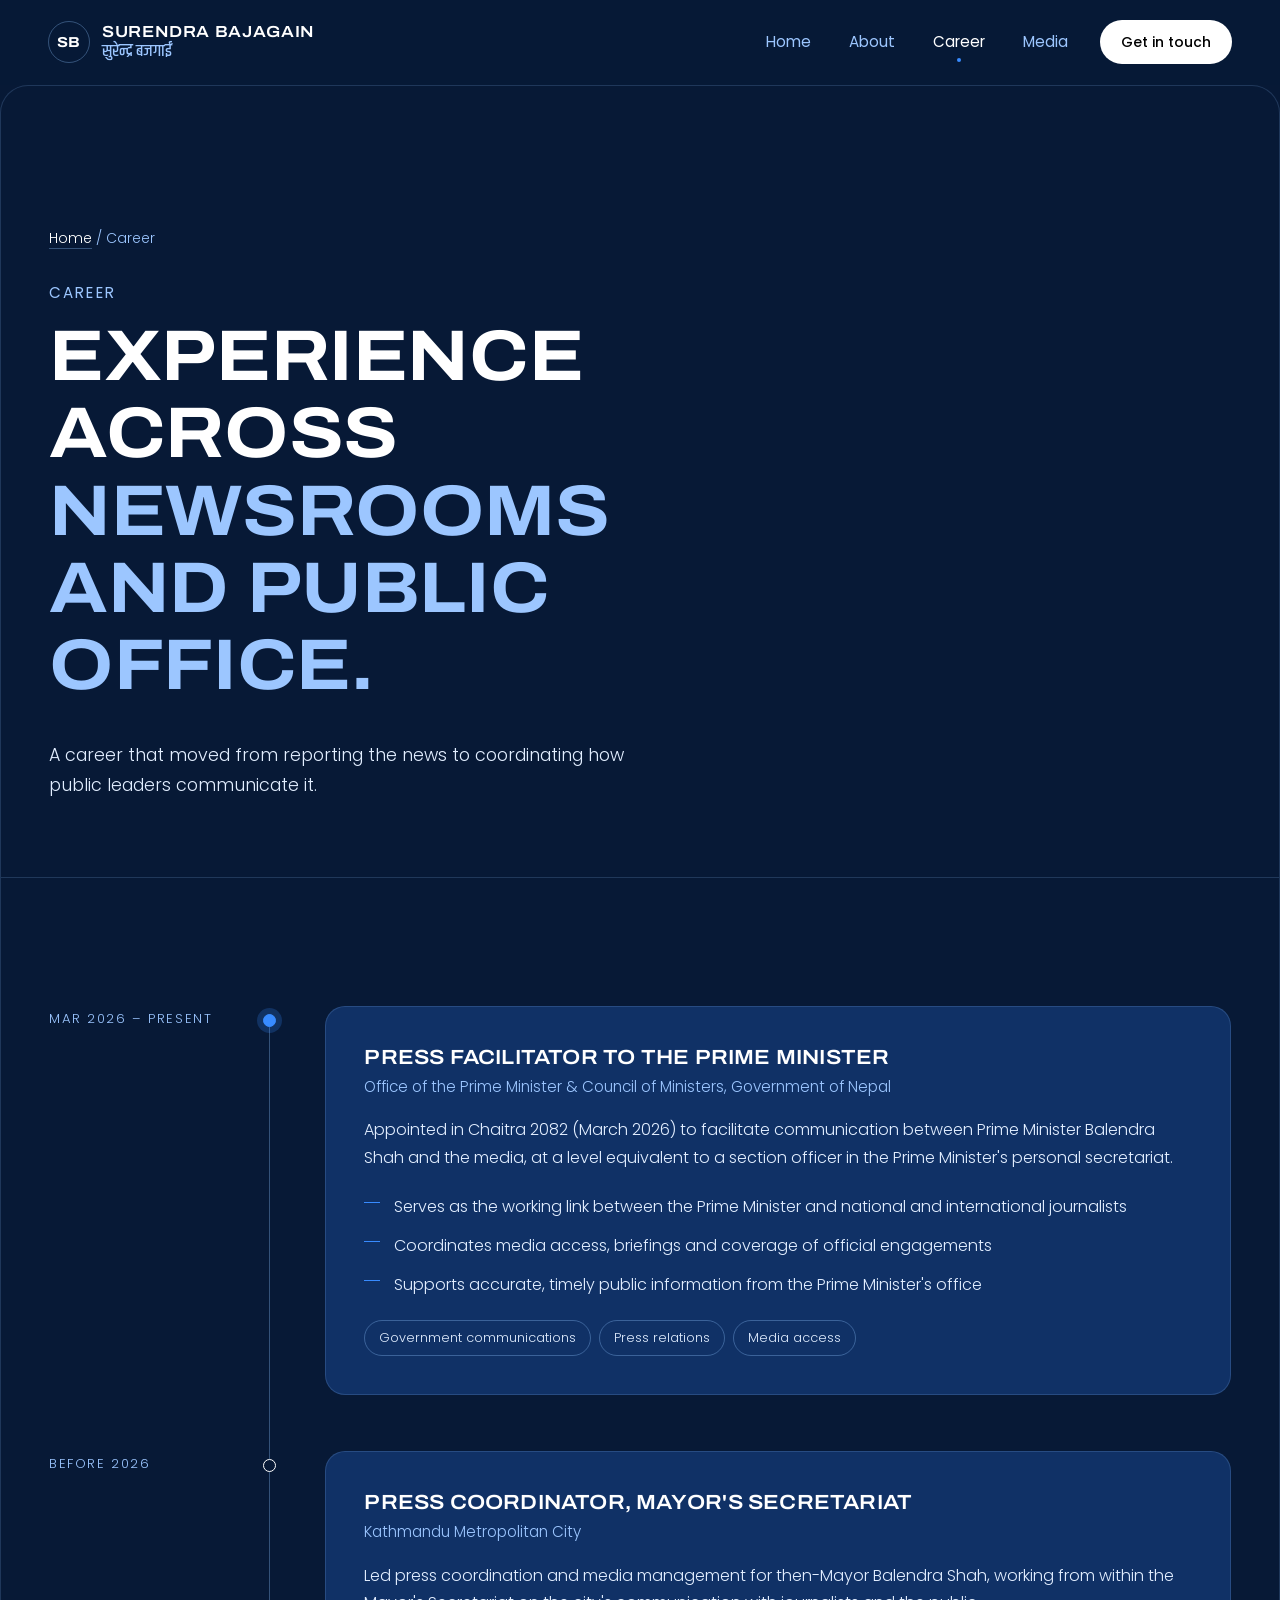
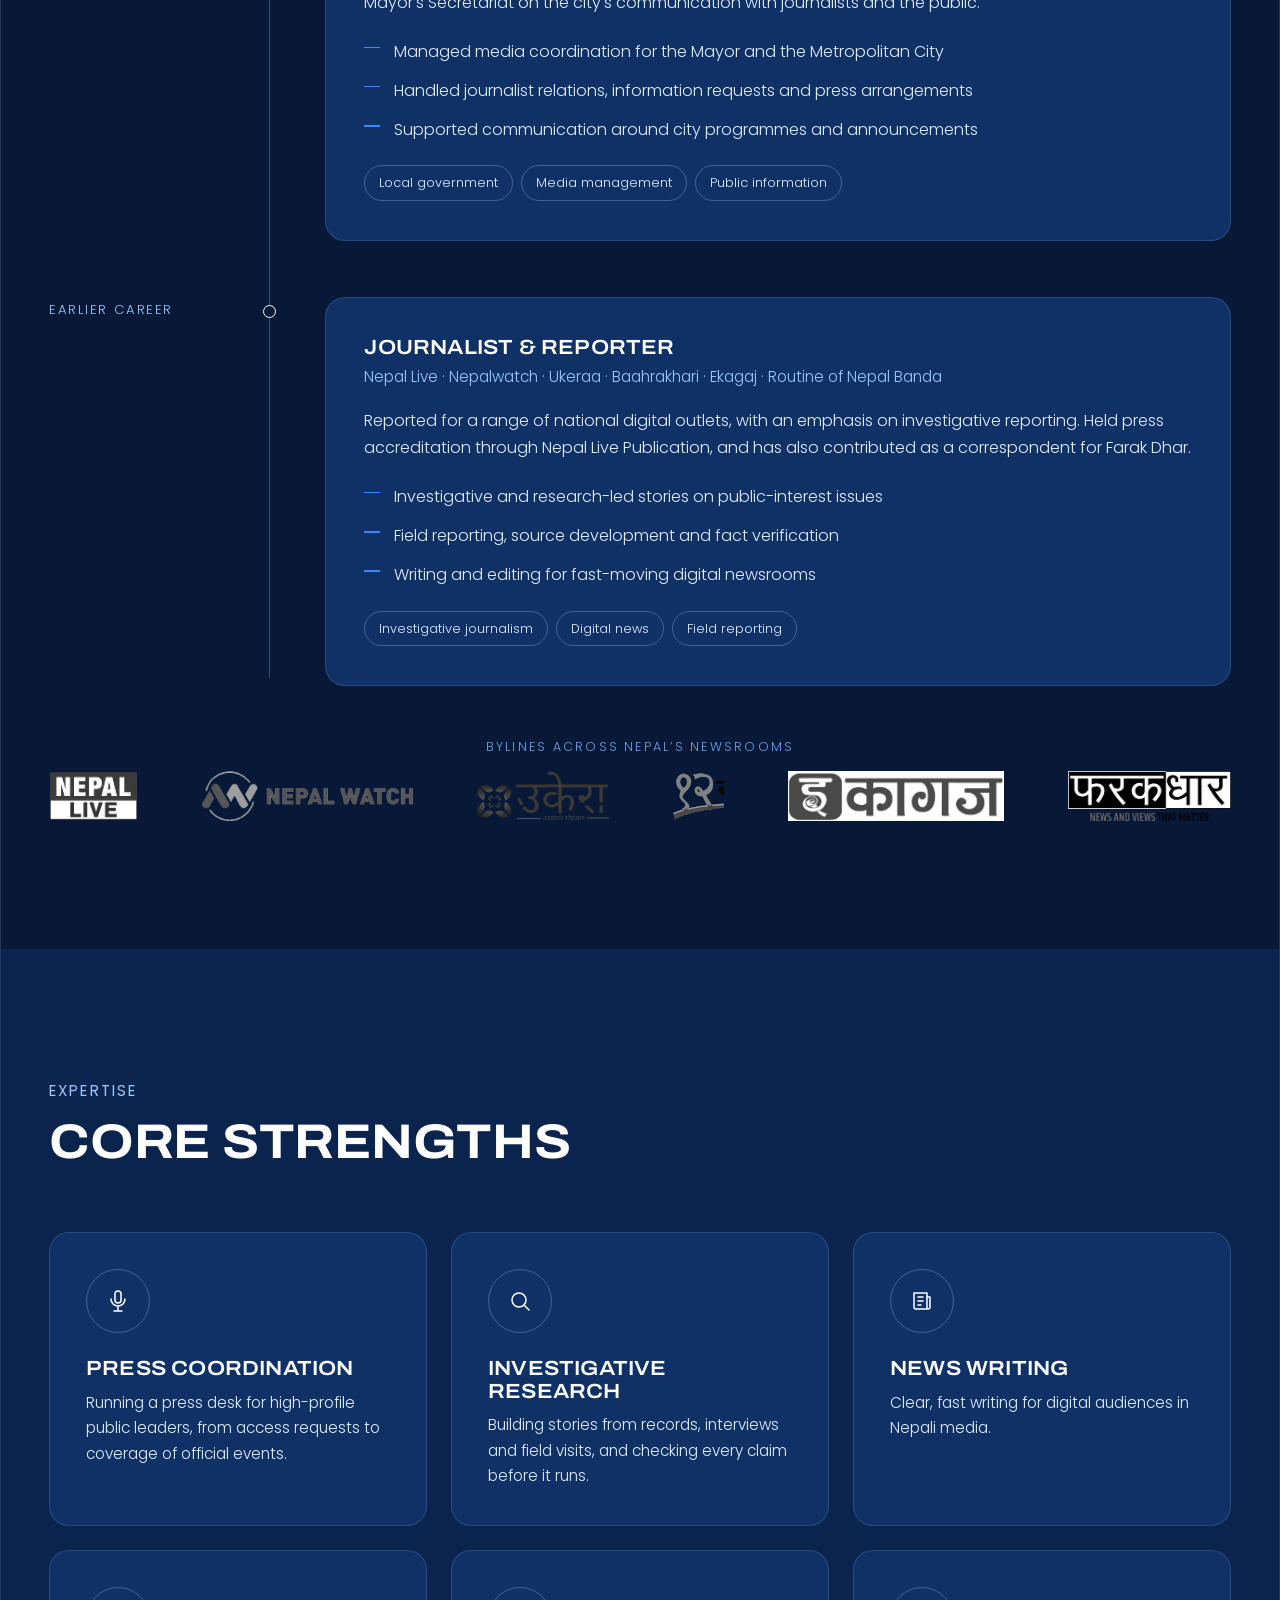
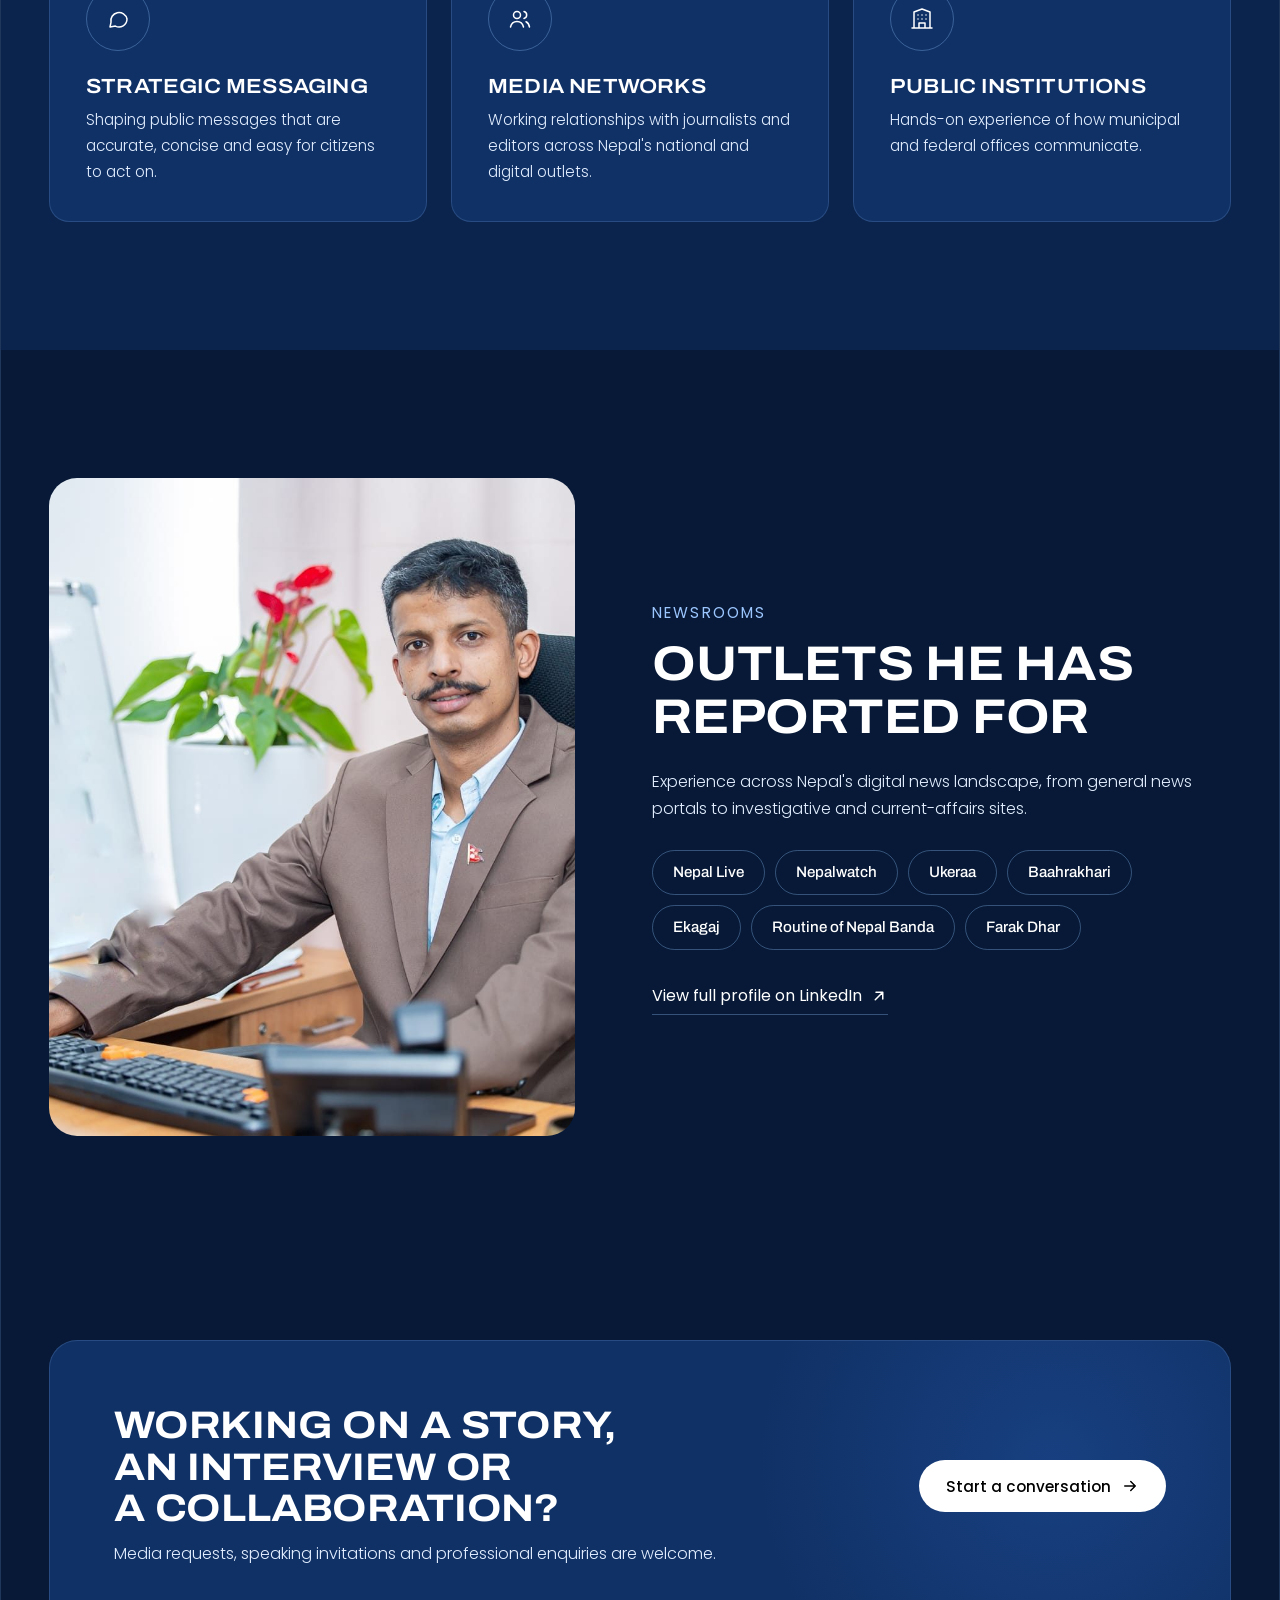
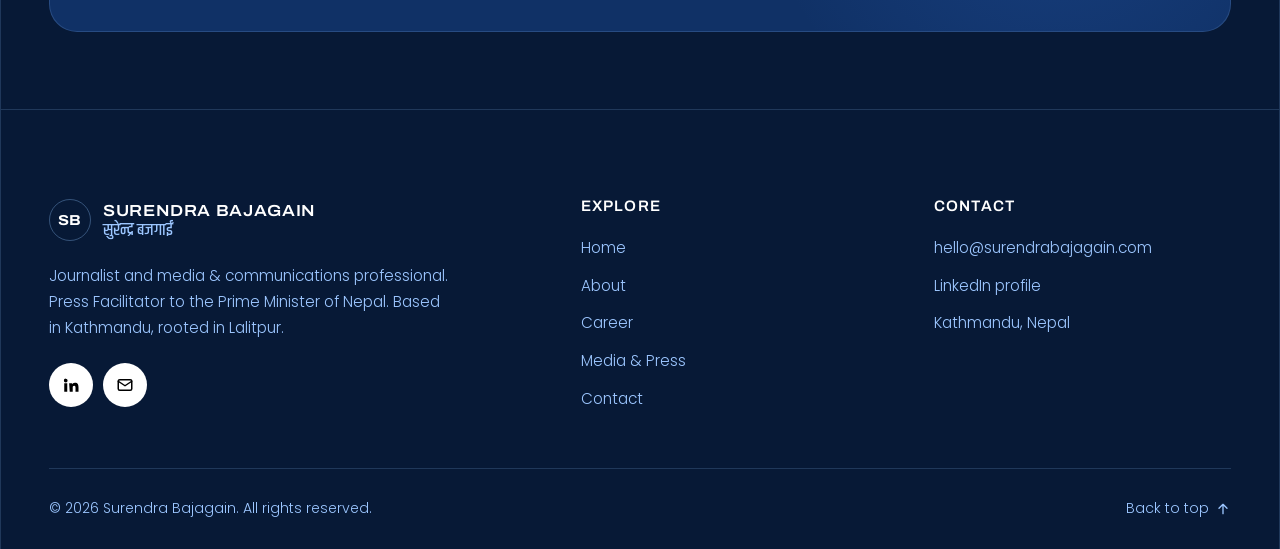
<file: career/index.html>
<!doctype html>
<html lang="en" class="no-js">
  <head>
    <meta charset="utf-8" />
    <meta name="viewport" content="width=device-width, initial-scale=1" />
    <title>Career — Surendra Bajagain</title>
    <meta
      name="description"
      content="Career and experience of Surendra Bajagain across Nepali newsrooms, Kathmandu Metropolitan City and the Office of the Prime Minister."
    />
    <meta name="author" content="Surendra Bajagain" />
    <meta name="theme-color" content="#000000" />
    <link rel="canonical" href="https://surendrabajagain.com/career/" />

    <meta property="og:type" content="website" />
    <meta property="og:title" content="Career — Surendra Bajagain" />
    <meta
      property="og:description"
      content="Career and experience of Surendra Bajagain across Nepali newsrooms, Kathmandu Metropolitan City and the Office of the Prime Minister."
    />
    <meta property="og:url" content="https://surendrabajagain.com/career/" />
    <meta
      property="og:image"
      content="https://surendrabajagain.com/assets/img/og-image.jpg"
    />
    <meta name="twitter:card" content="summary_large_image" />

    <link rel="icon" href="../assets/img/favicon.svg" type="image/svg+xml" />
    <link rel="apple-touch-icon" href="../assets/img/avatar.jpg" />
    <link rel="preconnect" href="https://fonts.googleapis.com" />
    <link rel="preconnect" href="https://fonts.gstatic.com" crossorigin />
    <link
      href="https://fonts.googleapis.com/css2?family=Archivo:wdth,wght@62..125,100..900&family=Poppins:wght@300;400;500;600&family=Mrs+Saint+Delafield&family=Noto+Sans+Devanagari:wght@400;500&display=swap"
      rel="stylesheet"
    />
    <link rel="preconnect" href="https://fonts.googleapis.com" />
    <link rel="preconnect" href="https://fonts.gstatic.com" crossorigin />
    <link
      href="https://fonts.googleapis.com/css2?family=Khand:wght@300;400;500;600;700&display=swap"
      rel="stylesheet"
    />
    <link rel="stylesheet" href="../assets/css/style.css" />
  </head>
  <body>
    <a class="skip-link" href="#main">Skip to content</a>

    <header class="site-header">
      <div class="container">
        <a class="brand" href="../" aria-label="Surendra Bajagain — home">
          <span class="brand__mark">SB</span>
          <span class="brand__text">
            <span class="brand__name">Surendra Bajagain</span>
            <span
              class="brand__sub"
              lang="ne"
              style="font-family: &quot;Khand&quot;, sans-serif"
              >सुरेन्द्र बजगाईं</span
            >
          </span>
        </a>
        <button
          class="nav-toggle"
          type="button"
          aria-controls="site-nav"
          aria-expanded="false"
          aria-label="Open menu"
        >
          <span></span>
        </button>
        <nav class="nav" id="site-nav" aria-label="Main">
          <a class="nav__link" href="../">Home</a
          ><a class="nav__link" href="../about/">About</a
          ><a class="nav__link" href="../career/" aria-current="page">Career</a
          ><a class="nav__link" href="../media/">Media</a>
          <a class="btn btn--primary btn--sm" href="../contact/"
            >Get in touch</a
          >
        </nav>
      </div>
    </header>

    <main id="main">
      <section class="page-hero">
        <div class="container">
          <nav class="breadcrumb" aria-label="Breadcrumb">
            <a href="../">Home</a> / Career
          </nav>
          <p class="eyebrow reveal">Career</p>
          <h1 class="reveal" data-delay="1">
            Experience across
            <em class="accent">newsrooms and public office.</em>
          </h1>
          <p class="reveal" data-delay="2">
            A career that moved from reporting the news to coordinating how
            public leaders communicate it.
          </p>
        </div>
      </section>

      <section class="section">
        <div class="container">
          <ol class="timeline">
            <li class="timeline__item timeline__item--current reveal">
              <div class="timeline__date">Mar 2026 &ndash; Present</div>
              <div class="timeline__body">
                <h3>Press Facilitator to the Prime Minister</h3>
                <p class="timeline__org">
                  Office of the Prime Minister &amp; Council of Ministers,
                  Government of Nepal
                </p>
                <p>
                  Appointed in Chaitra 2082 (March 2026) to facilitate
                  communication between Prime Minister Balendra Shah and the
                  media, at a level equivalent to a section officer in the Prime
                  Minister's personal secretariat.
                </p>
                <ul class="check-list">
                  <li>
                    Serves as the working link between the Prime Minister and
                    national and international journalists
                  </li>
                  <li>
                    Coordinates media access, briefings and coverage of official
                    engagements
                  </li>
                  <li>
                    Supports accurate, timely public information from the Prime
                    Minister's office
                  </li>
                </ul>
                <div class="tags">
                  <span class="tag">Government communications</span
                  ><span class="tag">Press relations</span
                  ><span class="tag">Media access</span>
                </div>
              </div>
            </li>
            <li class="timeline__item reveal">
              <div class="timeline__date">Before 2026</div>
              <div class="timeline__body">
                <h3>Press Coordinator, Mayor's Secretariat</h3>
                <p class="timeline__org">Kathmandu Metropolitan City</p>
                <p>
                  Led press coordination and media management for then-Mayor
                  Balendra Shah, working from within the Mayor's Secretariat on
                  the city's communication with journalists and the public.
                </p>
                <ul class="check-list">
                  <li>
                    Managed media coordination for the Mayor and the
                    Metropolitan City
                  </li>
                  <li>
                    Handled journalist relations, information requests and press
                    arrangements
                  </li>
                  <li>
                    Supported communication around city programmes and
                    announcements
                  </li>
                </ul>
                <div class="tags">
                  <span class="tag">Local government</span
                  ><span class="tag">Media management</span
                  ><span class="tag">Public information</span>
                </div>
              </div>
            </li>
            <li class="timeline__item reveal">
              <div class="timeline__date">Earlier career</div>
              <div class="timeline__body">
                <h3>Journalist &amp; Reporter</h3>
                <p class="timeline__org">
                  Nepal Live &middot; Nepalwatch &middot; Ukeraa &middot;
                  Baahrakhari &middot; Ekagaj &middot; Routine of Nepal Banda
                </p>
                <p>
                  Reported for a range of national digital outlets, with an
                  emphasis on investigative reporting. Held press accreditation
                  through Nepal Live Publication, and has also contributed as a
                  correspondent for Farak Dhar.
                </p>
                <ul class="check-list">
                  <li>
                    Investigative and research-led stories on public-interest
                    issues
                  </li>
                  <li>
                    Field reporting, source development and fact verification
                  </li>
                  <li>Writing and editing for fast-moving digital newsrooms</li>
                </ul>
                <div class="tags">
                  <span class="tag">Investigative journalism</span
                  ><span class="tag">Digital news</span
                  ><span class="tag">Field reporting</span>
                </div>
              </div>
            </li>
          </ol>
        </div>
        <div class="wordmarks-career">
          <div class="container">
            <p class="wordmarks-career__label">
              Bylines across Nepal&rsquo;s newsrooms
            </p>
            <ul class="reveal">
              <li>
                <a href="https://nepallive.com/author-news/473" target="_blank"
                  ><img src="../assets/img/nepallive.png" alt=""
                /></a>
              </li>
              <li>
                <a href="https://nepalwatch.com/" target="_blank"
                  ><img src="../assets/img/nepalwatych.png" alt=""
                /></a>
              </li>
              <li>
                <a href="https://www.ukeraa.com/author/158" target="_blank"
                  ><img src="../assets/img/ukeraa.png" alt=""
                /></a>
              </li>
              <li>
                <a href="https://baahrakhari.com/author/101" target="_blank"
                  ><img src="../assets/img/12.png" alt=""
                /></a>
              </li>
              <li>
                <a href="https://ekagaj.com/author/author-605/" target="_blank"
                  ><img src="../assets/img/ekagaj.jpeg" alt="Ekagaj"
                /></a>
              </li>
              <li>
                <a href="https://farakdhar.com/author/17/" target="_blank"
                  ><img src="../assets/img/Farak Dhar.png" alt=""
                /></a>
              </li>
            </ul>
          </div>
        </div>
      </section>

      <section class="section section--alt">
        <div class="container">
          <div class="section-head">
            <p class="eyebrow reveal">Expertise</p>
            <h2 class="reveal" data-delay="1">Core strengths</h2>
          </div>
          <div class="grid grid-3">
            <article class="card reveal">
              <div class="card__icon">
                <svg
                  viewBox="0 0 24 24"
                  fill="none"
                  stroke="currentColor"
                  stroke-width="2"
                  stroke-linecap="round"
                  stroke-linejoin="round"
                  aria-hidden="true"
                >
                  <rect x="9" y="2" width="6" height="12" rx="3" />
                  <path d="M5 10a7 7 0 0014 0M12 17v5M8 22h8" />
                </svg>
              </div>
              <h3>Press coordination</h3>
              <p>
                Running a press desk for high-profile public leaders, from
                access requests to coverage of official events.
              </p>
            </article>
            <article class="card reveal" data-delay="1">
              <div class="card__icon">
                <svg
                  viewBox="0 0 24 24"
                  fill="none"
                  stroke="currentColor"
                  stroke-width="2"
                  stroke-linecap="round"
                  stroke-linejoin="round"
                  aria-hidden="true"
                >
                  <circle cx="11" cy="11" r="7" />
                  <path d="M21 21l-4.5-4.5" />
                </svg>
              </div>
              <h3>Investigative research</h3>
              <p>
                Building stories from records, interviews and field visits, and
                checking every claim before it runs.
              </p>
            </article>
            <article class="card reveal" data-delay="2">
              <div class="card__icon">
                <svg
                  viewBox="0 0 24 24"
                  fill="none"
                  stroke="currentColor"
                  stroke-width="2"
                  stroke-linecap="round"
                  stroke-linejoin="round"
                  aria-hidden="true"
                >
                  <path d="M4 4h13v16H6a2 2 0 01-2-2V4z" />
                  <path d="M17 8h3v10a2 2 0 01-2 2M8 8h5M8 12h5M8 16h3" />
                </svg>
              </div>
              <h3>News writing</h3>
              <p>Clear, fast writing for digital audiences in Nepali media.</p>
            </article>
            <article class="card reveal">
              <div class="card__icon">
                <svg
                  viewBox="0 0 24 24"
                  fill="none"
                  stroke="currentColor"
                  stroke-width="2"
                  stroke-linecap="round"
                  stroke-linejoin="round"
                  aria-hidden="true"
                >
                  <path
                    d="M21 12a8 8 0 01-11.6 7.1L4 20l1-4.6A8 8 0 1121 12z"
                  />
                </svg>
              </div>
              <h3>Strategic messaging</h3>
              <p>
                Shaping public messages that are accurate, concise and easy for
                citizens to act on.
              </p>
            </article>
            <article class="card reveal" data-delay="1">
              <div class="card__icon">
                <svg
                  viewBox="0 0 24 24"
                  fill="none"
                  stroke="currentColor"
                  stroke-width="2"
                  stroke-linecap="round"
                  stroke-linejoin="round"
                  aria-hidden="true"
                >
                  <circle cx="9" cy="8" r="3.5" />
                  <path
                    d="M2.5 20c.8-3.6 3.4-5.5 6.5-5.5s5.7 1.9 6.5 5.5M16 4.6a3.5 3.5 0 010 6.8M18 14.7c1.8.7 3 2.5 3.5 5.3"
                  />
                </svg>
              </div>
              <h3>Media networks</h3>
              <p>
                Working relationships with journalists and editors across
                Nepal's national and digital outlets.
              </p>
            </article>
            <article class="card reveal" data-delay="2">
              <div class="card__icon">
                <svg
                  viewBox="0 0 24 24"
                  fill="none"
                  stroke="currentColor"
                  stroke-width="2"
                  stroke-linecap="round"
                  stroke-linejoin="round"
                  aria-hidden="true"
                >
                  <path
                    d="M4 21V5l8-3 8 3v16M2 21h20M9 21v-5h6v5M8 8h.01M12 8h.01M16 8h.01M8 12h.01M12 12h.01M16 12h.01"
                  />
                </svg>
              </div>
              <h3>Public institutions</h3>
              <p>
                Hands-on experience of how municipal and federal offices
                communicate.
              </p>
            </article>
          </div>
        </div>
      </section>

      <section class="section">
        <div class="container feature">
          <figure class="feature__media reveal" style="margin: 0">
            <img
              src="../assets/img/at-desk.jpg"
              alt="Surendra Bajagain working at his desk in a blue blazer"
              width="720"
              height="1066"
              loading="lazy"
            />
          </figure>
          <div>
            <p class="eyebrow reveal">Newsrooms</p>
            <h2 class="reveal" data-delay="1">Outlets he has reported for</h2>
            <p class="reveal" data-delay="2">
              Experience across Nepal's digital news landscape, from general
              news portals to investigative and current-affairs sites.
            </p>
            <div class="outlets reveal" data-delay="2">
              <a
                href="https://nepallive.com/author-news/473"
                target="_blank"
                class="outlet"
                >Nepal Live</a
              >
              <a
                href="https://nepalwatch.com/author/123"
                target="_blank"
                class="outlet"
                >Nepalwatch</a
              >
              <a
                href="https://www.ukeraa.com/author/158"
                target="_blank"
                class="outlet"
                >Ukeraa</a
              >
              <a
                href="https://baahrakhari.com/author/101"
                target="_blank"
                class="outlet"
                >Baahrakhari</a
              >
              <a
                href="https://ekagaj.com/author/author-605/"
                target="_blank"
                class="outlet"
                >Ekagaj</a
              >
              <a href="#" target="_blank" class="outlet"
                >Routine of Nepal Banda</a
              >
              <a
                href="https://farakdhar.com/author/17/"
                target="_blank"
                class="outlet"
                >Farak Dhar</a
              >
            </div>
            <p class="reveal" style="margin-top: 32px">
              <a
                class="link-arrow"
                href="https://www.linkedin.com/in/surendrabajagain/"
                target="_blank"
                rel="noopener"
                >View full profile on LinkedIn
                <svg
                  viewBox="0 0 24 24"
                  fill="none"
                  stroke="currentColor"
                  stroke-width="2"
                  stroke-linecap="round"
                  stroke-linejoin="round"
                  aria-hidden="true"
                >
                  <path d="M7 17L17 7M8 7h9v9" /></svg
              ></a>
            </p>
          </div>
        </div>
      </section>

      <section class="section--tight">
        <div class="container">
          <div class="cta-band reveal">
            <div>
              <h2>Working on a story, an interview or a collaboration?</h2>
              <p>
                Media requests, speaking invitations and professional enquiries
                are welcome.
              </p>
            </div>
            <a class="btn btn--light" href="../contact/"
              >Start a conversation
              <svg
                viewBox="0 0 24 24"
                fill="none"
                stroke="currentColor"
                stroke-width="2"
                stroke-linecap="round"
                stroke-linejoin="round"
                aria-hidden="true"
              >
                <path d="M5 12h14M13 6l6 6-6 6" /></svg
            ></a>
          </div>
        </div>
      </section>
    </main>

    <footer class="site-footer">
      <div class="container">
        <div class="footer__grid">
          <div>
            <a class="brand" href="../">
              <span class="brand__mark">SB</span>
              <span class="brand__text">
                <span class="brand__name">Surendra Bajagain</span>
                <span
                  class="brand__sub"
                  lang="ne"
                  style="font-family: &quot;Khand&quot;, sans-serif"
                  >सुरेन्द्र बजगाईं</span
                >
              </span>
            </a>
            <p class="footer__about">
              Journalist and media &amp; communications professional. Press
              Facilitator to the Prime Minister of Nepal. Based in Kathmandu,
              rooted in Lalitpur.
            </p>
            <div class="socials">
              <a
                href="https://www.linkedin.com/in/surendrabajagain/"
                target="_blank"
                rel="noopener"
                aria-label="LinkedIn"
                ><svg
                  viewBox="0 0 24 24"
                  fill="currentColor"
                  aria-hidden="true"
                >
                  <path
                    d="M4.98 3.5a2.5 2.5 0 11-.01 5 2.5 2.5 0 01.01-5zM3 9.5h4V21H3zM9.5 9.5h3.8v1.6h.1c.5-1 1.8-2 3.8-2 4 0 4.8 2.6 4.8 6V21h-4v-5.2c0-1.2 0-2.8-1.7-2.8s-2 1.3-2 2.7V21h-4z"
                  /></svg
              ></a>
              <a href="mailto:hello@surendrabajagain.com" aria-label="Email"
                ><svg
                  viewBox="0 0 24 24"
                  fill="none"
                  stroke="currentColor"
                  stroke-width="2"
                  stroke-linecap="round"
                  stroke-linejoin="round"
                  aria-hidden="true"
                >
                  <rect x="3" y="5" width="18" height="14" rx="2" />
                  <path d="M3 7l9 6 9-6" /></svg
              ></a>
            </div>
          </div>
          <div>
            <p class="footer__title">Explore</p>
            <ul class="footer__links">
              <li><a href="../">Home</a></li>
              <li><a href="../about/">About</a></li>
              <li><a href="../career/">Career</a></li>
              <li><a href="../media/">Media &amp; Press</a></li>
              <li><a href="../contact/">Contact</a></li>
            </ul>
          </div>
          <div>
            <p class="footer__title">Contact</p>
            <ul class="footer__links">
              <li>
                <a href="mailto:hello@surendrabajagain.com"
                  >hello@surendrabajagain.com</a
                >
              </li>
              <li>
                <a
                  href="https://www.linkedin.com/in/surendrabajagain/"
                  target="_blank"
                  rel="noopener"
                  >LinkedIn profile</a
                >
              </li>
              <li>Kathmandu, Nepal</li>
            </ul>
          </div>
        </div>
        <div class="footer__bottom">
          <span
            >&copy; <span data-year>2026</span> Surendra Bajagain. All rights
            reserved.</span
          >
          <a class="to-top" href="#main"
            >Back to top
            <svg
              viewBox="0 0 24 24"
              width="16"
              height="16"
              fill="none"
              stroke="currentColor"
              stroke-width="2"
              stroke-linecap="round"
              stroke-linejoin="round"
              aria-hidden="true"
            >
              <path d="M12 19V5M6 11l6-6 6 6" /></svg
          ></a>
        </div>
      </div>
    </footer>

    <script src="../assets/js/main.js" defer></script>
  </body>
</html>
</file>
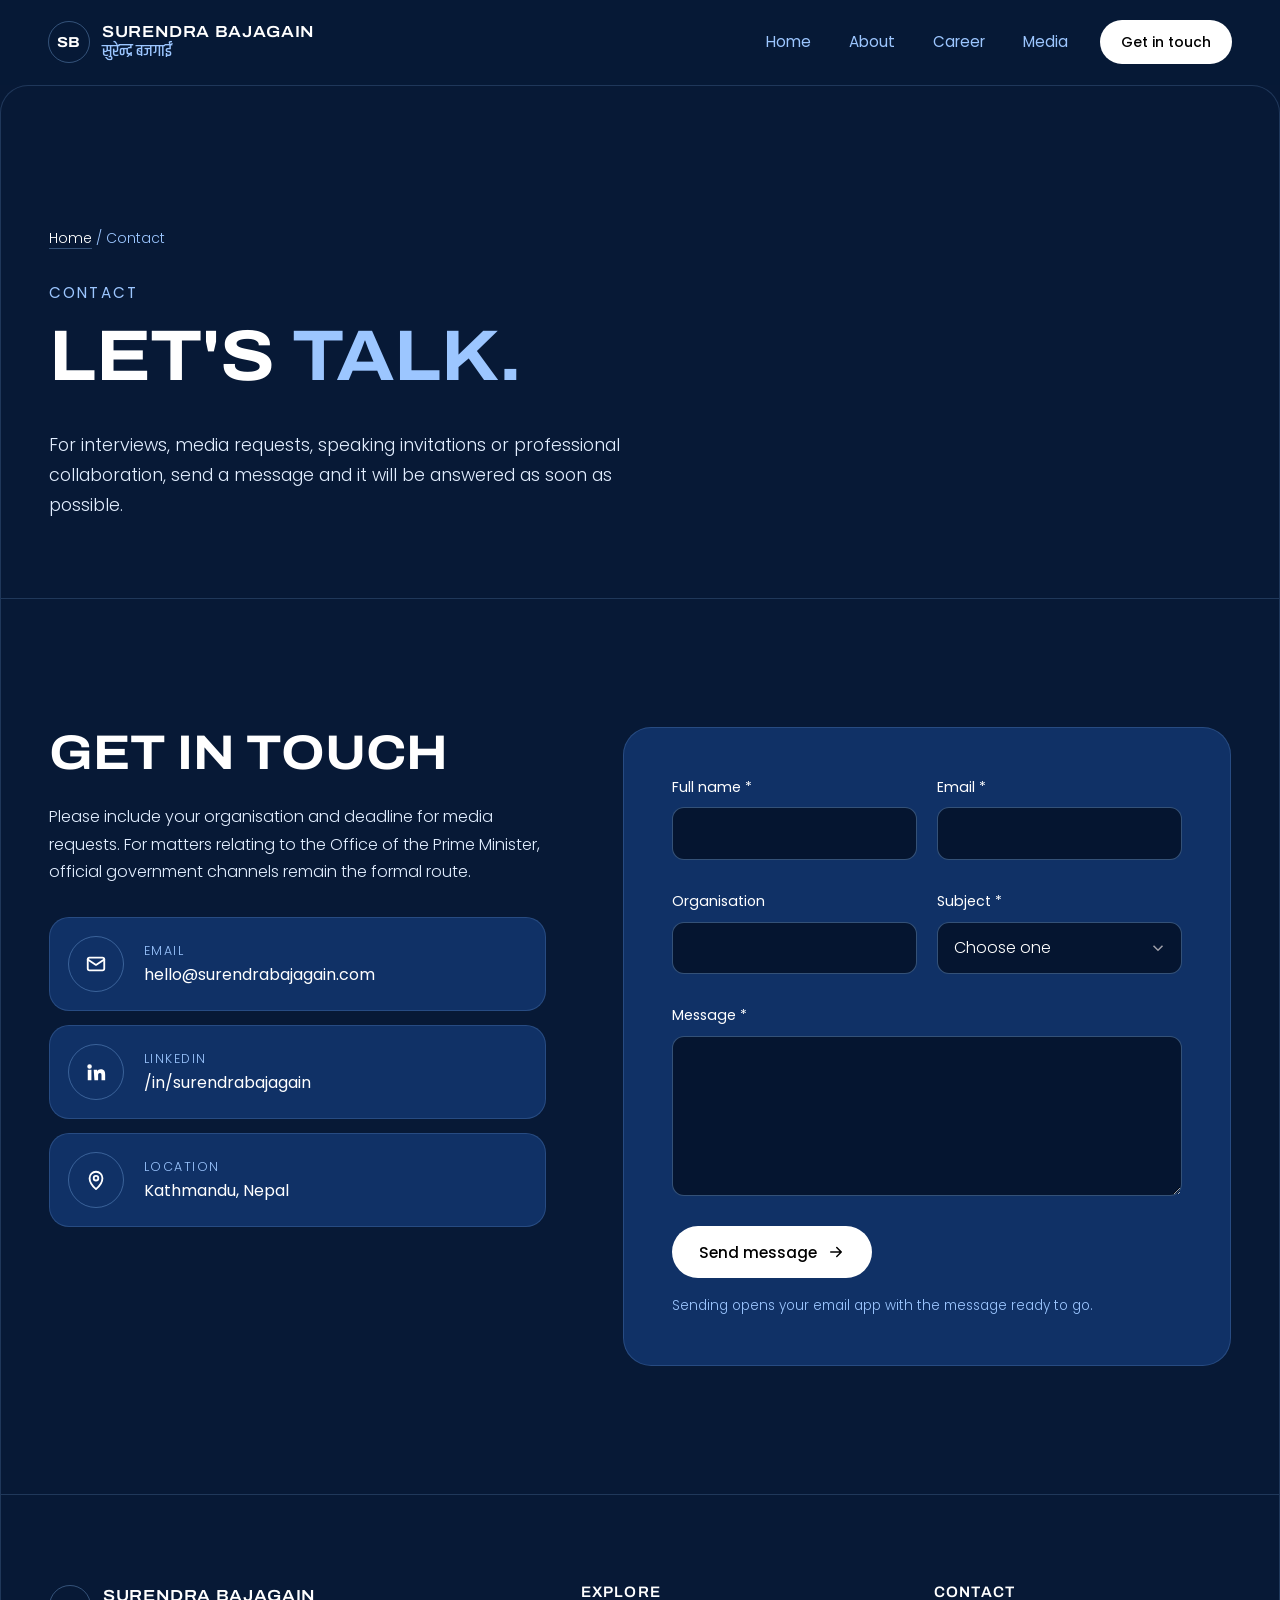
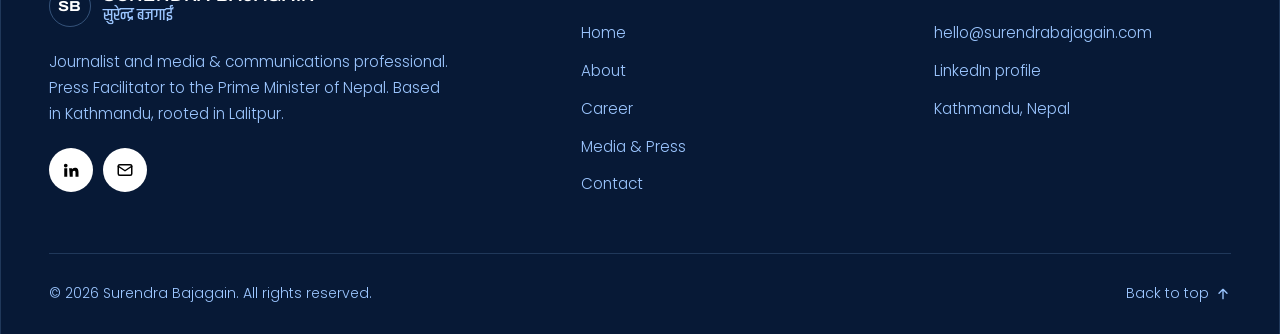
<file: contact/index.html>
<!doctype html>
<html lang="en" class="no-js">
  <head>
    <meta charset="utf-8" />
    <meta name="viewport" content="width=device-width, initial-scale=1" />
    <title>Contact — Surendra Bajagain</title>
    <meta
      name="description"
      content="Contact Surendra Bajagain for interviews, media enquiries and speaking invitations."
    />
    <meta name="author" content="Surendra Bajagain" />
    <meta name="theme-color" content="#000000" />
    <link rel="canonical" href="https://surendrabajagain.com/contact/" />

    <meta property="og:type" content="website" />
    <meta property="og:title" content="Contact — Surendra Bajagain" />
    <meta
      property="og:description"
      content="Contact Surendra Bajagain for interviews, media enquiries and speaking invitations."
    />
    <meta property="og:url" content="https://surendrabajagain.com/contact/" />
    <meta
      property="og:image"
      content="https://surendrabajagain.com/assets/img/og-image.jpg"
    />
    <meta name="twitter:card" content="summary_large_image" />

    <link rel="icon" href="../assets/img/favicon.svg" type="image/svg+xml" />
    <link rel="apple-touch-icon" href="../assets/img/avatar.jpg" />
    <link rel="preconnect" href="https://fonts.googleapis.com" />
    <link rel="preconnect" href="https://fonts.gstatic.com" crossorigin />
    <link
      href="https://fonts.googleapis.com/css2?family=Archivo:wdth,wght@62..125,100..900&family=Poppins:wght@300;400;500;600&family=Mrs+Saint+Delafield&family=Noto+Sans+Devanagari:wght@400;500&display=swap"
      rel="stylesheet"
    />
    <link rel="preconnect" href="https://fonts.googleapis.com" />
    <link rel="preconnect" href="https://fonts.gstatic.com" crossorigin />
    <link
      href="https://fonts.googleapis.com/css2?family=Khand:wght@300;400;500;600;700&display=swap"
      rel="stylesheet"
    />
    <link rel="stylesheet" href="../assets/css/style.css" />
  </head>
  <body>
    <a class="skip-link" href="#main">Skip to content</a>

    <header class="site-header">
      <div class="container">
        <a class="brand" href="../" aria-label="Surendra Bajagain — home">
          <span class="brand__mark">SB</span>
          <span class="brand__text">
            <span class="brand__name">Surendra Bajagain</span>
            <span
              class="brand__sub"
              lang="ne"
              style="font-family: &quot;Khand&quot;, sans-serif"
              >सुरेन्द्र बजगाईं</span
            >
          </span>
        </a>
        <button
          class="nav-toggle"
          type="button"
          aria-controls="site-nav"
          aria-expanded="false"
          aria-label="Open menu"
        >
          <span></span>
        </button>
        <nav class="nav" id="site-nav" aria-label="Main">
          <a class="nav__link" href="../">Home</a
          ><a class="nav__link" href="../about/">About</a
          ><a class="nav__link" href="../career/">Career</a
          ><a class="nav__link" href="../media/">Media</a>
          <a
            class="btn btn--primary btn--sm"
            href="../contact/"
            aria-current="page"
            >Get in touch</a
          >
        </nav>
      </div>
    </header>

    <main id="main">
      <section class="page-hero">
        <div class="container">
          <nav class="breadcrumb" aria-label="Breadcrumb">
            <a href="../">Home</a> / Contact
          </nav>
          <p class="eyebrow reveal">Contact</p>
          <h1 class="reveal" data-delay="1">
            Let's <em class="accent">talk.</em>
          </h1>
          <p class="reveal" data-delay="2">
            For interviews, media requests, speaking invitations or professional
            collaboration, send a message and it will be answered as soon as
            possible.
          </p>
        </div>
      </section>

      <section class="section">
        <div class="container contact-grid">
          <div>
            <h2 class="reveal">Get in touch</h2>
            <p class="reveal" data-delay="1">
              Please include your organisation and deadline for media requests.
              For matters relating to the Office of the Prime Minister, official
              government channels remain the formal route.
            </p>
            <div class="contact-cards">
              <a
                class="contact-card reveal"
                href="mailto:hello@surendrabajagain.com"
                ><span class="contact-card__icon"
                  ><svg
                    viewBox="0 0 24 24"
                    fill="none"
                    stroke="currentColor"
                    stroke-width="2"
                    stroke-linecap="round"
                    stroke-linejoin="round"
                    aria-hidden="true"
                  >
                    <rect x="3" y="5" width="18" height="14" rx="2" />
                    <path d="M3 7l9 6 9-6" /></svg></span
                ><span
                  ><small>Email</small
                  ><strong>hello@surendrabajagain.com</strong></span
                ></a
              >
              <a
                class="contact-card reveal"
                data-delay="1"
                href="https://www.linkedin.com/in/surendrabajagain/"
                target="_blank"
                rel="noopener"
                ><span class="contact-card__icon"
                  ><svg
                    viewBox="0 0 24 24"
                    fill="currentColor"
                    aria-hidden="true"
                  >
                    <path
                      d="M4.98 3.5a2.5 2.5 0 11-.01 5 2.5 2.5 0 01.01-5zM3 9.5h4V21H3zM9.5 9.5h3.8v1.6h.1c.5-1 1.8-2 3.8-2 4 0 4.8 2.6 4.8 6V21h-4v-5.2c0-1.2 0-2.8-1.7-2.8s-2 1.3-2 2.7V21h-4z"
                    /></svg></span
                ><span
                  ><small>LinkedIn</small
                  ><strong>/in/surendrabajagain</strong></span
                ></a
              >
              <div class="contact-card reveal" data-delay="2">
                <span class="contact-card__icon"
                  ><svg
                    viewBox="0 0 24 24"
                    fill="none"
                    stroke="currentColor"
                    stroke-width="2"
                    stroke-linecap="round"
                    stroke-linejoin="round"
                    aria-hidden="true"
                  >
                    <path
                      d="M12 22s7-6.2 7-12a7 7 0 10-14 0c0 5.8 7 12 7 12z"
                    />
                    <circle cx="12" cy="10" r="2.5" /></svg></span
                ><span
                  ><small>Location</small
                  ><strong>Kathmandu, Nepal</strong></span
                >
              </div>
            </div>
          </div>

          <form
            class="form reveal"
            id="contact-form"
            data-to="hello@surendrabajagain.com"
            novalidate
          >
            <div class="form__row">
              <div class="field">
                <label for="f-name">Full name *</label>
                <input
                  id="f-name"
                  name="name"
                  type="text"
                  autocomplete="name"
                  required
                />
                <span class="field__error" aria-live="polite"></span>
              </div>
              <div class="field">
                <label for="f-email">Email *</label>
                <input
                  id="f-email"
                  name="email"
                  type="email"
                  autocomplete="email"
                  required
                />
                <span class="field__error" aria-live="polite"></span>
              </div>
            </div>
            <div class="form__row">
              <div class="field">
                <label for="f-org">Organisation</label>
                <input
                  id="f-org"
                  name="org"
                  type="text"
                  autocomplete="organization"
                />
                <span class="field__error"></span>
              </div>
              <div class="field">
                <label for="f-topic">Subject *</label>
                <select id="f-topic" name="topic" required>
                  <option value="">Choose one</option>
                  <option>Media enquiry</option>
                  <option>Interview request</option>
                  <option>Speaking invitation</option>
                  <option>Collaboration</option>
                  <option>Other</option>
                </select>
                <span class="field__error" aria-live="polite"></span>
              </div>
            </div>
            <div class="field">
              <label for="f-message">Message *</label>
              <textarea id="f-message" name="message" required></textarea>
              <span class="field__error" aria-live="polite"></span>
            </div>
            <button class="btn btn--primary" type="submit">
              Send message
              <svg
                viewBox="0 0 24 24"
                fill="none"
                stroke="currentColor"
                stroke-width="2"
                stroke-linecap="round"
                stroke-linejoin="round"
                aria-hidden="true"
              >
                <path d="M5 12h14M13 6l6 6-6 6" />
              </svg>
            </button>
            <p class="form__note">
              Sending opens your email app with the message ready to go.
            </p>
            <p class="form__status" role="status">
              Thank you. Your email app should now be open with the message
              ready to send.
            </p>
          </form>
        </div>
      </section>
    </main>

    <footer class="site-footer">
      <div class="container">
        <div class="footer__grid">
          <div>
            <a class="brand" href="../">
              <span class="brand__mark">SB</span>
              <span class="brand__text">
                <span class="brand__name">Surendra Bajagain</span>
                <span
                  class="brand__sub"
                  lang="ne"
                  style="font-family: &quot;Khand&quot;, sans-serif"
                  >सुरेन्द्र बजगाईं</span
                >
              </span>
            </a>
            <p class="footer__about">
              Journalist and media &amp; communications professional. Press
              Facilitator to the Prime Minister of Nepal. Based in Kathmandu,
              rooted in Lalitpur.
            </p>
            <div class="socials">
              <a
                href="https://www.linkedin.com/in/surendrabajagain/"
                target="_blank"
                rel="noopener"
                aria-label="LinkedIn"
                ><svg
                  viewBox="0 0 24 24"
                  fill="currentColor"
                  aria-hidden="true"
                >
                  <path
                    d="M4.98 3.5a2.5 2.5 0 11-.01 5 2.5 2.5 0 01.01-5zM3 9.5h4V21H3zM9.5 9.5h3.8v1.6h.1c.5-1 1.8-2 3.8-2 4 0 4.8 2.6 4.8 6V21h-4v-5.2c0-1.2 0-2.8-1.7-2.8s-2 1.3-2 2.7V21h-4z"
                  /></svg
              ></a>
              <a href="mailto:hello@surendrabajagain.com" aria-label="Email"
                ><svg
                  viewBox="0 0 24 24"
                  fill="none"
                  stroke="currentColor"
                  stroke-width="2"
                  stroke-linecap="round"
                  stroke-linejoin="round"
                  aria-hidden="true"
                >
                  <rect x="3" y="5" width="18" height="14" rx="2" />
                  <path d="M3 7l9 6 9-6" /></svg
              ></a>
            </div>
          </div>
          <div>
            <p class="footer__title">Explore</p>
            <ul class="footer__links">
              <li><a href="../">Home</a></li>
              <li><a href="../about/">About</a></li>
              <li><a href="../career/">Career</a></li>
              <li><a href="../media/">Media &amp; Press</a></li>
              <li><a href="../contact/">Contact</a></li>
            </ul>
          </div>
          <div>
            <p class="footer__title">Contact</p>
            <ul class="footer__links">
              <li>
                <a href="mailto:hello@surendrabajagain.com"
                  >hello@surendrabajagain.com</a
                >
              </li>
              <li>
                <a
                  href="https://www.linkedin.com/in/surendrabajagain/"
                  target="_blank"
                  rel="noopener"
                  >LinkedIn profile</a
                >
              </li>
              <li>Kathmandu, Nepal</li>
            </ul>
          </div>
        </div>
        <div class="footer__bottom">
          <span
            >&copy; <span data-year>2026</span> Surendra Bajagain. All rights
            reserved.</span
          >
          <a class="to-top" href="#main"
            >Back to top
            <svg
              viewBox="0 0 24 24"
              width="16"
              height="16"
              fill="none"
              stroke="currentColor"
              stroke-width="2"
              stroke-linecap="round"
              stroke-linejoin="round"
              aria-hidden="true"
            >
              <path d="M12 19V5M6 11l6-6 6 6" /></svg
          ></a>
        </div>
      </div>
    </footer>

    <script src="../assets/js/main.js" defer></script>
  </body>
</html>
</file>
<file: assets/css/style.css>
/* ==========================================================================
   Surendra Bajagain — site styles
   Dark editorial theme: black canvas, framed page, wide uppercase headings,
   cut-out portraits, circle-icon lists and a bento gallery.

   1. Tokens          2. Base & type     3. Layout & frame   4. Header & nav
   5. Buttons         6. Hero            7. Home components  8. Cards & sections
   9. Timeline       10. Gallery & lightbox  11. Press & downloads
  12. Forms          13. Footer         14. Motion          15. Responsive
   ========================================================================== */

/* 1. Tokens ---------------------------------------------------------------- */
:root {
  --bg: #071936; /* rich royal navy-blue (clearly blue, not black) */
  --band: #0b244d; /* alternate full-width band */
  --card: #103166; /* raised panels */
  --card-2: #163f80; /* elevated hover cards & inputs */
  --line: rgba(142, 192, 251, 0.18);
  --line-2: rgba(142, 192, 251, 0.34); /* makes outlined "BAJAGAIN" crisp */
  --text: #ffffff;
  --text-2: #e2eeff; /* crisp ice-white body copy */
  --muted: #9cc6ff; /* bright sky-blue for Devanagari & subtext */
  --dim: #6ca3eb; /* tertiary metadata */
  --accent: #388bff; /* vibrant cobalt highlight (pops on #071936) */
  --accent-soft: rgba(56, 139, 255, 0.22);
  --danger: #f87171;

  --font-display: "Archivo", "Arial Narrow", system-ui, sans-serif;
  --font-body: "Poppins", system-ui, -apple-system, "Segoe UI", sans-serif;
  --font-sign: "Mrs Saint Delafield", "Brush Script MT", cursive;
  --font-deva: "Noto Sans Devanagari", "Poppins", sans-serif;

  --radius: 28px;
  --radius-md: 20px;
  --radius-sm: 12px;
  --frame: 1680px;
  --container: 1200px;
  --gutter: clamp(16px, 4vw, 48px);
  --ease: cubic-bezier(0.2, 0.7, 0.2, 1);
}

/* 2. Base & type ----------------------------------------------------------- */
*,
*::before,
*::after {
  box-sizing: border-box;
}
html {
  -webkit-text-size-adjust: 100%;
  scroll-behavior: smooth;
}
body {
  margin: 0;
  background: var(--bg);
  color: var(--text-2);
  font: 300 1rem/1.7 var(--font-body);
  -webkit-font-smoothing: antialiased;
  -moz-osx-font-smoothing: grayscale;
  overflow-x: hidden;
}
img {
  max-width: 100%;
  height: auto;
  display: block;
}
a {
  color: inherit;
  text-decoration: none;
}
button {
  font: inherit;
  cursor: pointer;
}
:focus-visible {
  outline: 2px solid var(--accent);
  outline-offset: 3px;
  border-radius: 4px;
}
::selection {
  background: var(--accent);
  color: #fff;
}

h1,
h2,
h3,
h4 {
  font-family: var(--font-display);
  font-stretch: 112%;
  font-weight: 700;
  color: var(--text);
  text-transform: uppercase;
  letter-spacing: -0.005em;
  line-height: 1.08;
  margin: 0 0 0.5em;
  text-wrap: balance;
}
h1 {
  font-size: clamp(2.4rem, 5.6vw, 4.6rem);
}
h2 {
  font-size: clamp(1.9rem, 3.8vw, 3.25rem);
}
h3 {
  font-size: clamp(1.1rem, 1.6vw, 1.4rem);
  font-weight: 600;
  letter-spacing: 0.01em;
}
p {
  margin: 0 0 1.1em;
}
p:last-child {
  margin-bottom: 0;
}
strong {
  font-weight: 500;
  color: var(--text);
}
.accent {
  font-style: normal;
  color: var(--muted);
}
.deva,
[lang="ne"] {
  font-family: var(--font-deva);
  text-transform: none;
  letter-spacing: 0;
}
.lead {
  font-size: clamp(1.1rem, 1.5vw, 1.3rem);
  line-height: 1.6;
  color: var(--text);
  font-weight: 300;
}
.prose p {
  color: var(--text-2);
}

.eyebrow {
  display: inline-flex;
  align-items: center;
  gap: 10px;
  margin: 0 0 18px;
  font: 400 0.95rem/1 var(--font-body);
  letter-spacing: 0.14em;
  text-transform: uppercase;
  color: var(--muted);
}
.eyebrow svg {
  width: 22px;
  height: 22px;
  color: var(--text);
}
.rule {
  display: block;
  width: 180px;
  height: 2px;
  background: var(--line-2);
  border: 0;
  margin: 28px 0 32px;
}
.rule--center {
  margin-inline: auto;
  background: #fff;
  width: 180px;
}

.skip-link {
  position: absolute;
  left: 16px;
  top: -60px;
  z-index: 100;
  background: #fff;
  color: #000;
  padding: 10px 16px;
  border-radius: 8px;
  font-weight: 500;
}
.skip-link:focus {
  top: 16px;
}
.dot {
  width: 8px;
  height: 8px;
  border-radius: 50%;
  background: var(--accent);
  box-shadow: 0 0 0 4px var(--accent-soft);
  display: inline-block;
  flex: none;
}

/* 3. Layout & frame -------------------------------------------------------- */
.container {
  width: 100%;
  max-width: calc(var(--container) + var(--gutter) * 2);
  margin-inline: auto;
  padding-inline: var(--gutter);
}

/* The page sits inside a thin rounded frame, as in the reference design */
main {
  max-width: var(--frame);
  margin: 0 auto;
  position: relative;
  border: 1px solid var(--line);
  border-bottom: 0;
  border-radius: var(--radius) var(--radius) 0 0;
  overflow: clip;
}
.section {
  padding-block: clamp(72px, 10vw, 140px);
}
.section--tight {
  padding-block: clamp(48px, 6vw, 80px);
}
.section--alt,
.section--dark {
  background: var(--band);
}
.section-head {
  max-width: 760px;
  margin-bottom: clamp(40px, 5vw, 64px);
}
.section-head p:not(.eyebrow) {
  color: var(--text-2);
}
.section-head--center {
  text-align: center;
  margin-inline: auto;
}
.section-head--split {
  max-width: none;
  display: flex;
  justify-content: space-between;
  align-items: end;
  gap: 32px;
  flex-wrap: wrap;
}
.grid {
  display: grid;
  gap: 24px;
}
.grid-2 {
  grid-template-columns: repeat(2, 1fr);
}
.grid-3 {
  grid-template-columns: repeat(3, 1fr);
}
.grid-4 {
  grid-template-columns: repeat(4, 1fr);
}

.page-hero {
  padding: clamp(80px, 11vw, 150px) 0 clamp(48px, 6vw, 80px);
  border-bottom: 1px solid var(--line);
}
.page-hero h1 {
  max-width: 15ch;
}
.page-hero p:not(.eyebrow) {
  max-width: 620px;
  font-size: 1.1rem;
  color: var(--text-2);
}
.breadcrumb {
  font-size: 0.875rem;
  color: var(--muted);
  margin-bottom: 28px;
}
.breadcrumb a {
  color: var(--text);
  border-bottom: 1px solid var(--line-2);
}
.breadcrumb a:hover {
  border-color: #fff;
}

/* 4. Header & nav ---------------------------------------------------------- */
.site-header {
  position: sticky;
  top: 0;
  z-index: 50;
  background: #061936;
  backdrop-filter: blur(14px);
  -webkit-backdrop-filter: blur(14px);
  transition: border-color 0.3s;
  border-bottom: 1px solid transparent;
}
.site-header.is-scrolled {
  border-bottom-color: var(--line);
}
.site-header .container {
  max-width: calc(var(--frame) + var(--gutter) * 2);
  display: flex;
  align-items: center;
  justify-content: space-between;
  gap: 24px;
  min-height: 84px;
}
.brand {
  display: inline-flex;
  align-items: center;
  gap: 12px;
}
.brand__mark {
  width: 42px;
  height: 42px;
  border-radius: 50%;
  border: 1px solid var(--line-2);
  display: grid;
  place-items: center;
  font: 700 0.9rem/1 var(--font-display);
  font-stretch: 112%;
  color: #fff;
  letter-spacing: 0.04em;
}
.brand__text {
  display: flex;
  flex-direction: column;
  line-height: 1.2;
}
.brand__name {
  font: 600 1rem/1.2 var(--font-display);
  font-stretch: 112%;
  color: #fff;
  text-transform: uppercase;
  letter-spacing: 0.04em;
}
.brand__sub {
  font-size: 1.07rem;
  font-weight: 500;
  color: var(--muted);
}

.nav {
  display: flex;
  align-items: center;
  gap: 6px;
}
.nav__link {
  position: relative;
  padding: 10px 16px;
  font-size: 0.95rem;
  font-weight: 400;
  color: var(--muted);
  border-radius: 999px;
  transition:
    color 0.2s,
    background-color 0.2s;
}
.nav__link:hover {
  color: #fff;
  background: rgba(255, 255, 255, 0.06);
}
.nav__link[aria-current="page"] {
  color: #fff;
}
.nav__link[aria-current="page"]::after {
  content: "";
  position: absolute;
  left: 50%;
  bottom: 3px;
  width: 4px;
  height: 4px;
  border-radius: 50%;
  background: var(--accent);
  transform: translateX(-50%);
}
.nav .btn {
  margin-left: 10px;
}

.nav-toggle {
  display: none;
  width: 44px;
  height: 44px;
  border-radius: 50%;
  border: 1px solid var(--line-2);
  background: transparent;
  position: relative;
}
.nav-toggle span,
.nav-toggle span::before,
.nav-toggle span::after {
  position: absolute;
  left: 50%;
  width: 18px;
  height: 1.5px;
  background: #fff;
  transition:
    transform 0.3s var(--ease),
    opacity 0.2s;
  content: "";
}
.nav-toggle span {
  top: 50%;
  transform: translate(-50%, -50%);
}
.nav-toggle span::before {
  transform: translate(-50%, -6px);
}
.nav-toggle span::after {
  transform: translate(-50%, 6px);
}
.nav-open .nav-toggle span {
  background: transparent;
}
.nav-open .nav-toggle span::before {
  transform: translate(-50%, 0) rotate(45deg);
}
.nav-open .nav-toggle span::after {
  transform: translate(-50%, 0) rotate(-45deg);
}

@media (max-width: 880px) {
  /* Hide the nav by default on mobile */
  .site-header .nav {
    display: none;
    position: fixed;
    top: 0;
    left: 0;
    width: 100%;
    height: 100vh;
    background-color: #000000; /* Matches your dark mobile menu theme */
    flex-direction: column;
    justify-content: center;
    align-items: center;
    gap: 1.5rem;
    z-index: 999;
  }

  /* When JS adds .nav-open to body/html, show the navigation */
  .nav-open .site-header .nav {
    display: flex !important;
  }

  /* Style the links inside the mobile overlay so they are visible */
  .site-header .nav .nav__link {
    color: #ffffff;
    font-size: 1.5rem;
    text-decoration: none;
  }
}

/* 5. Buttons & links ------------------------------------------------------- */
.btn {
  display: inline-flex;
  align-items: center;
  justify-content: center;
  gap: 10px;
  min-height: 52px;
  padding: 14px 26px;
  border-radius: 999px;
  border: 1px solid transparent;
  font: 500 0.95rem/1 var(--font-body);
  white-space: nowrap;
  transition:
    background-color 0.25s,
    color 0.25s,
    border-color 0.25s,
    transform 0.25s var(--ease);
}
.btn svg {
  width: 18px;
  height: 18px;
  transition: transform 0.25s var(--ease);
}
.btn:hover svg {
  transform: translateX(3px);
}
.btn--primary,
.btn--light {
  background: #fff;
  color: #000;
}
.btn--primary:hover,
.btn--light:hover {
  background: #e4e4e7;
}
.btn--ghost {
  border-color: var(--line-2);
  color: #fff;
  background: transparent;
}
.btn--ghost:hover {
  border-color: #fff;
  background: rgba(255, 255, 255, 0.06);
}
.btn--sm {
  min-height: 44px;
  padding: 10px 20px;
  font-size: 0.875rem;
}
.link-arrow {
  display: inline-flex;
  align-items: center;
  gap: 8px;
  color: #fff;
  font-weight: 400;
  border-bottom: 1px solid var(--line-2);
  padding-bottom: 4px;
  transition: border-color 0.2s;
}
.link-arrow svg {
  width: 18px;
  height: 18px;
  transition: transform 0.25s var(--ease);
}
.link-arrow:hover {
  border-color: #fff;
}
.link-arrow:hover svg {
  transform: translateX(3px);
}

/* 6. Hero (home) ----------------------------------------------------------- */
.hero {
  position: relative;
  padding-top: clamp(40px, 6vw, 72px);
}
.hero__grid {
  display: grid;
  grid-template-columns: minmax(0, 1fr) minmax(0, 1.15fr);
  align-items: end;
  gap: 24px;
  min-height: min(900px, calc(100vh - 100px));
}
.hero__content {
  padding-bottom: clamp(56px, 8vw, 120px);
  position: relative;
  z-index: 2;
}
.hero__hello {
  display: flex;
  align-items: center;
  gap: 14px;
  font-size: clamp(1.15rem, 1.8vw, 1.6rem);
  font-weight: 400;
  color: #fff;
  margin-bottom: 14px;
}
.hero__hello::before {
  content: "";
  width: 36px;
  height: 1.5px;
  background: var(--accent);
}
.hero__title {
  font-size: clamp(3.1rem, 7.4vw, 7rem);
  line-height: 0.92;
  letter-spacing: -0.02em;
  font-stretch: 108%;
  margin-bottom: 30px;
}
.hero__title span {
  display: block;
}
.hero__title .outline {
  color: transparent;
  -webkit-text-stroke: 1.5px rgba(255, 255, 255, 0.85);
}
@supports not (-webkit-text-stroke: 1px #fff) {
  .hero__title .outline {
    color: var(--muted);
  }
}
.hero__lede {
  max-width: 540px;
  color: var(--text-2);
  font-size: 1.02rem;
}
.hero__deva {
  font-size: 1.6rem;
  font-weight: 500;
  word-spacing: 5px;
  letter-spacing: 1px;
  color: var(--muted);
  margin: -12px 0 22px;
}
.signature {
  font-family: var(--font-sign);
  font-size: clamp(3rem, 5vw, 4.6rem);
  line-height: 1;
  color: #fff;
  margin: 28px 0 0;
  font-weight: 400;
  transform: rotate(-4deg);
  transform-origin: left;
  display: inline-block;
}
.hero__actions {
  display: flex;
  gap: 12px;
  flex-wrap: wrap;
  margin-top: 36px;
}

.hero__figure {
  position: relative;
  margin: 0;
  align-self: end;
  height: 100%;
  display: flex;
  align-items: end;
  justify-content: center;
}
.hero__figure::before {
  /* soft blue glow behind the cut-out */
  content: "";
  position: absolute;
  left: 50%;
  bottom: 22%;
  width: 95%;
  aspect-ratio: 1;
  transform: translateX(-50%);
  background: radial-gradient(
    closest-side,
    rgba(59, 130, 246, 0.2),
    rgba(59, 130, 246, 0) 72%
  );
  pointer-events: none;
}
.hero__figure img {
  position: relative;
  width: 100%;
  max-width: 780px;
  height: auto;
  flex: none;
  object-fit: contain;
  margin-top: -24px;
  -webkit-mask-image: linear-gradient(to bottom, #000 72%, transparent 99%);
  mask-image: linear-gradient(to bottom, #000 72%, transparent 99%);
}
.hero__social {
  position: absolute;
  right: 0;
  top: 50%;
  transform: translateY(-50%);
  display: flex;
  flex-direction: column;
  gap: 14px;
  z-index: 3;
}
.hero__social a {
  width: 44px;
  height: 44px;
  border-radius: 50%;
  display: grid;
  place-items: center;
  background: #fff;
  color: #000;
  transition:
    transform 0.25s var(--ease),
    background-color 0.25s;
}
.hero__social a:hover {
  transform: scale(1.08);
  background: #e4e4e7;
}
.hero__social svg {
  width: 18px;
  height: 18px;
}

/* wordmark career part */
.wordmarks-career {
  margin-top: 50px;
  border-top: none;
  /* padding-block: 34px; */
  position: relative;
  z-index: 2;
  background: var(--bg);
}

.wordmarks-career__label {
  text-align: center;
  font-size: 0.78rem;
  letter-spacing: 0.18em;
  text-transform: uppercase;
  color: var(--dim);
  /* margin-bottom: 20px; */
}

.wordmarks-career ul {
  list-style: none;
  margin: 0;
  padding: 0;
  display: flex;
  flex-wrap: wrap;
  justify-content: space-between;
  gap: 18px 40px;
}

.wordmarks-career img {
  display: block;
  width: auto;
  height: 50px;
  filter: grayscale(100%);
  transition: filter 0.3s ease;
}

.wordmarks-career img:hover {
  filter: grayscale(0%);
}

.wordmarks-career li {
  display: inline-flex;
  align-items: center;
  gap: 10px;
  font: 600 1.15rem/1 var(--font-display);
  font-stretch: 100%;
  color: #8b8b93;
  letter-spacing: 0.01em;
  transition: color 0.25s;
}

.wordmarks-career li:hover {
  color: #fff;
}

.wordmarks-career li svg {
  width: 24px;
  height: 24px;
  opacity: 0.9;
}

/* Wordmark strip (outlets), like the logo row in the reference */
.wordmarks {
  border-top: 1px solid var(--line);
  padding-block: 34px;
  position: relative;
  z-index: 2;
  background: var(--bg);
}
.wordmarks__label {
  text-align: center;
  font-size: 0.78rem;
  letter-spacing: 0.18em;
  text-transform: uppercase;
  color: var(--dim);
  margin-bottom: 20px;
}
.wordmarks ul {
  list-style: none;
  margin: 0;
  padding: 0;
  display: flex;
  flex-wrap: wrap;
  justify-content: space-between;
  gap: 18px 40px;
}

.wordmarks img {
  display: block;
  width: auto;
  height: 50px;
  filter: grayscale(100%);
  transition: filter 0.3s ease;
}

.wordmarks img:hover {
  filter: grayscale(0%);
}

.wordmarks li {
  display: inline-flex;
  align-items: center;
  gap: 10px;
  font: 600 1.15rem/1 var(--font-display);
  font-stretch: 100%;
  color: #8b8b93;
  letter-spacing: 0.01em;
  transition: color 0.25s;
}
.wordmarks li:hover {
  color: #fff;
}
.wordmarks li svg {
  width: 24px;
  height: 24px;
  opacity: 0.9;
}

/* 7. Home components ------------------------------------------------------- */
/* Intro: statement left, role panel right */
.intro {
  display: grid;
  grid-template-columns: 1fr 1fr;
  gap: clamp(32px, 6vw, 96px);
  align-items: start;
}
.intro h2 {
  margin-bottom: 0;
}
.panel {
  background: var(--card);
  border: 1px solid var(--line);
  border-radius: var(--radius);
  padding: clamp(28px, 4vw, 48px);
}
.panel h3 {
  margin-bottom: 8px;
}
.panel__meta {
  color: var(--muted);
  font-size: 0.92rem;
  margin-bottom: 22px;
  padding-bottom: 22px;
  border-bottom: 1px solid var(--line);
}
.tag-pill {
  display: inline-flex;
  align-items: center;
  gap: 10px;
  font-size: 0.8rem;
  letter-spacing: 0.08em;
  text-transform: uppercase;
  color: #fff;
  border: 1px solid var(--line-2);
  border-radius: 999px;
  padding: 8px 14px;
  margin-bottom: 22px;
}

/* Showcase band: cut-out portrait that rises above the band + icon list */
.showcase {
  background: var(--band);
  margin-top: clamp(80px, 10vw, 140px);
}
.showcase__grid {
  display: grid;
  grid-template-columns: 1fr 1fr;
  gap: clamp(32px, 6vw, 96px);
  align-items: end;
}
.showcase__grid {
  align-items: stretch;
}
.showcase__figure {
  margin: clamp(-150px, -10vw, -80px) 0 0;
  position: relative;
  min-height: 520px;
}
.showcase__figure img {
  position: absolute;
  inset: 0;
  width: 100%;
  height: 100%;
  object-fit: contain;
  object-position: 50% 100%;
  -webkit-mask-image: linear-gradient(to bottom, #000 85%, transparent);
  mask-image: linear-gradient(to bottom, #000 85%, transparent);
}
.showcase__body {
  padding-block: clamp(56px, 7vw, 100px);
}
.showcase__body > p {
  color: var(--text-2);
  max-width: 600px;
}

.icon-list {
  list-style: none;
  margin: 40px 0 0;
  padding: 0;
  display: grid;
  gap: 30px;
}
.icon-list li {
  display: grid;
  grid-template-columns: 84px 1fr;
  gap: 28px;
  align-items: center;
}
.icon-circle {
  width: 84px;
  height: 84px;
  border-radius: 50%;
  border: 1px solid var(--line-2);
  display: grid;
  place-items: center;
  color: #fff;
  flex: none;
  transition:
    border-color 0.3s,
    background-color 0.3s;
}
.icon-circle svg {
  width: 30px;
  height: 30px;
}
.icon-list li:hover .icon-circle {
  border-color: #fff;
  background: rgba(255, 255, 255, 0.04);
}
.icon-list h3 {
  margin: 0 0 4px;
  font-size: clamp(1.1rem, 1.6vw, 1.5rem);
  font-weight: 500;
}
.icon-list p {
  margin: 0;
  color: var(--text-2);
}
.icon-list .meta {
  font-size: 0.88rem;
  color: var(--muted);
  margin-top: 6px;
}

/* Zig-zag (mission / vision) */
.zigzag {
  display: grid;
  grid-template-columns: 1fr 1fr;
}
.zigzag__text {
  padding: clamp(32px, 5vw, 80px);
  align-self: center;
}
.zigzag__text h3 {
  font-size: clamp(2rem, 3.6vw, 3rem);
  font-weight: 700;
  margin-bottom: 18px;
}
.zigzag__text p {
  color: var(--text-2);
}
.zigzag__media {
  margin: 0;
  border-radius: var(--radius);
  overflow: hidden;
  aspect-ratio: 3 / 2;
  background: var(--card);
}
.zigzag__media img {
  width: 100%;
  height: 100%;
  object-fit: cover;
  transition: transform 0.9s var(--ease);
}
.zigzag__media:hover img {
  transform: scale(1.03);
}
.zigzag__text:first-child {
  padding-left: 0;
}
.zigzag__text:last-child {
  padding-right: 0;
}

/* Split head (heading left, paragraph right) + list & media */
.split-head {
  display: grid;
  grid-template-columns: 1fr 1fr;
  gap: clamp(24px, 6vw, 96px);
  align-items: start;
  margin-bottom: clamp(48px, 6vw, 80px);
}
.split-head h2 {
  margin: 0;
}
.split-head .rule {
  margin-bottom: 0;
}
.split-head p {
  color: var(--text-2);
  margin: 0;
  padding-top: 10px;
}
.programs {
  display: grid;
  grid-template-columns: 0.85fr 1.15fr;
  gap: clamp(32px, 5vw, 72px);
  align-items: center;
}
.programs__title {
  font-size: 1.5rem;
  font-weight: 300;
  color: #fff;
  margin-bottom: 8px;
  text-transform: none;
  font-family: var(--font-body);
  letter-spacing: 0;
}
.programs .icon-list {
  margin-top: 28px;
}
.programs__media {
  margin: 0;
  border-radius: var(--radius);
  overflow: hidden;
  aspect-ratio: 16 / 10;
}
.programs__media img {
  width: 100%;
  height: 100%;
  object-fit: cover;
}

/* Bento gallery */
.bento {
  display: grid;
  grid-template-columns: repeat(3, 1fr);
  grid-auto-rows: minmax(150px, auto);
  gap: 24px;
}
.bento > * {
  border-radius: var(--radius);
  overflow: hidden;
  margin: 0;
  position: relative;
  background: var(--card);
}
.bento img {
  width: 100%;
  height: 100%;
  object-fit: cover;
  transition: transform 0.9s var(--ease);
}
.bento figure:hover img {
  transform: scale(1.04);
}
.bento figcaption {
  position: absolute;
  left: 16px;
  bottom: 16px;
  font-size: 0.8rem;
  color: #fff;
  background: rgba(0, 0, 0, 0.55);
  backdrop-filter: blur(6px);
  -webkit-backdrop-filter: blur(6px);
  padding: 6px 12px;
  border-radius: 999px;
}
.b-wide {
  grid-column: span 2;
  grid-row: span 2;
  min-height: 400px;
}
.b-card {
  grid-row: span 2;
  display: flex;
  flex-direction: column;
  justify-content: space-between;
  gap: 32px;
  padding: clamp(28px, 3.5vw, 48px);
  border: 1px solid var(--line);
}
.b-card > svg {
  width: 72px;
  height: 72px;
  color: #fff;
}
.b-mark {
  font: 700 7rem/0.6 var(--font-display);
  color: #fff;
  height: 0.45em;
}
.b-card h3 {
  margin-bottom: 8px;
}
.b-card p {
  margin: 0;
  color: var(--text-2);
}
.b-card blockquote {
  margin: 0 0 14px;
  font: 600 clamp(1.5rem, 2.4vw, 2.1rem)/1.2 var(--font-display);
  font-stretch: 108%;
  color: #fff;
  text-transform: uppercase;
}
.b-num {
  font: 700 clamp(3.4rem, 6vw, 5.4rem)/1 var(--font-display);
  font-stretch: 108%;
  color: #fff;
}
.b-sm {
  grid-row: span 2;
  min-height: 270px;
}
.b-md {
  grid-row: span 3;
  min-height: 400px;
}
.b-tall {
  grid-row: span 5;
  min-height: 640px;
}
.b-pos-top img {
  object-position: 50% 15%;
}

/* CTA band */
.cta-band {
  display: flex;
  align-items: center;
  justify-content: space-between;
  gap: 32px;
  flex-wrap: wrap;
  padding: clamp(36px, 5vw, 64px);
  border-radius: var(--radius);
  background: var(--card);
  border: 1px solid var(--line);
  position: relative;
  overflow: hidden;
}
.cta-band::before {
  content: "";
  position: absolute;
  right: -10%;
  top: -60%;
  width: 50%;
  aspect-ratio: 1;
  background: radial-gradient(
    closest-side,
    rgba(59, 130, 246, 0.18),
    transparent
  );
  pointer-events: none;
}
.cta-band h2 {
  font-size: clamp(1.6rem, 3vw, 2.4rem);
  max-width: 22ch;
  margin-bottom: 10px;
}
.cta-band p {
  margin: 0;
  color: var(--text-2);
}
.cta-band > * {
  position: relative;
}

/* Cut-out panel for inner pages */
.cutout-panel {
  margin: 0;
  border-radius: var(--radius);
  background: radial-gradient(
    120% 80% at 50% 10%,
    #1c2333 0%,
    var(--card) 55%,
    var(--band) 100%
  );
  border: 1px solid var(--line);
  display: flex;
  align-items: end;
  justify-content: center;
  padding-top: 48px;
  overflow: hidden;
}
.cutout-panel img {
  max-height: 640px;
  width: auto;
}

/* 8. Cards & content blocks ----------------------------------------------- */
.card {
  background: var(--card);
  border: 1px solid var(--line);
  border-radius: var(--radius-md);
  padding: clamp(26px, 3vw, 36px);
  transition:
    border-color 0.3s,
    transform 0.4s var(--ease);
  position: relative;
}
.card:hover {
  border-color: var(--line-2);
  transform: translateY(-3px);
}
.card__icon {
  width: 64px;
  height: 64px;
  border-radius: 50%;
  border: 1px solid var(--line-2);
  display: grid;
  place-items: center;
  color: #fff;
  margin-bottom: 24px;
}
.card__icon svg {
  width: 24px;
  height: 24px;
  stroke-width: 1.5;
}
.card__num {
  display: inline-block;
  font-size: 0.78rem;
  letter-spacing: 0.14em;
  text-transform: uppercase;
  color: var(--muted);
  margin-bottom: 12px;
}
.grid-4 .card__num {
  position: absolute;
  top: 28px;
  right: 28px;
  margin: 0;
}
.card h3 {
  margin-bottom: 10px;
}
.card p {
  margin: 0;
  font-size: 0.95rem;
}

.feature {
  display: grid;
  grid-template-columns: 1fr 1.1fr;
  gap: clamp(32px, 6vw, 96px);
  align-items: center;
}
.feature--reverse > :first-child {
  order: 2;
}
.feature__media {
  border-radius: var(--radius);
  overflow: hidden;
  position: relative;
  background: var(--card);
}
.feature__media img {
  width: 100%;
  height: 100%;
  object-fit: cover;
  aspect-ratio: 4 / 5;
}
.feature__media--tall img {
  aspect-ratio: 4 / 5;
}
.feature__media figcaption {
  position: absolute;
  left: 16px;
  bottom: 16px;
  font-size: 0.8rem;
  color: #fff;
  background: rgba(0, 0, 0, 0.55);
  padding: 6px 12px;
  border-radius: 999px;
}

.facts {
  margin: 8px 0 0;
  display: grid;
}
.facts > div {
  display: grid;
  grid-template-columns: 160px 1fr;
  gap: 24px;
  padding: 18px 0;
  border-bottom: 1px solid var(--line);
}
.facts dt {
  font-size: 0.82rem;
  letter-spacing: 0.12em;
  text-transform: uppercase;
  color: var(--muted);
  padding-top: 3px;
}
.facts dd {
  margin: 0;
  color: #fff;
  font-weight: 400;
}

.role-card {
  background: var(--card);
  border: 1px solid var(--line);
  border-radius: var(--radius);
  padding: clamp(28px, 4vw, 48px);
}
.role-card__tag {
  display: inline-block;
  font-size: 0.78rem;
  letter-spacing: 0.12em;
  text-transform: uppercase;
  border: 1px solid var(--line-2);
  border-radius: 999px;
  padding: 6px 14px;
  color: #fff;
  margin-bottom: 20px;
}
.role-card__org {
  color: var(--muted);
  margin-bottom: 22px;
  padding-bottom: 22px;
  border-bottom: 1px solid var(--line);
}

.check-list {
  list-style: none;
  padding: 0;
  margin: 22px 0 0;
  display: grid;
  gap: 12px;
}
.check-list li {
  position: relative;
  padding-left: 30px;
  color: var(--text-2);
}
.check-list li::before {
  content: "";
  position: absolute;
  left: 0;
  top: 0.55em;
  width: 16px;
  height: 1.5px;
  background: var(--accent);
}

.tags {
  display: flex;
  flex-wrap: wrap;
  gap: 8px;
  margin-top: 22px;
}
.tag {
  font-size: 0.8rem;
  border: 1px solid var(--line-2);
  border-radius: 999px;
  padding: 6px 14px;
  color: var(--text-2);
}

.outlets {
  display: flex;
  flex-wrap: wrap;
  gap: 10px;
  margin-top: 28px;
}
.outlet {
  font: 500 0.95rem/1 var(--font-display);
  font-stretch: 100%;
  padding: 14px 20px;
  border: 1px solid var(--line-2);
  border-radius: 999px;
  color: #fff;
  transition:
    background-color 0.25s,
    color 0.25s;
}
.outlet:hover {
  background: #fff;
  color: #000;
}

.quote {
  text-align: center;
  max-width: 900px;
}
.quote__mark {
  display: block;
  font: 700 6rem/1 var(--font-display);
  color: var(--accent);
  height: 0.6em;
}
.quote blockquote {
  margin: 0 0 20px;
  font: 700 clamp(2rem, 4.5vw, 3.6rem)/1.1 var(--font-display);
  font-stretch: 112%;
  text-transform: uppercase;
  color: #fff;
}
.quote cite {
  font-style: normal;
  color: var(--muted);
}

.stats {
  border-block: 1px solid var(--line);
}
.stats__grid {
  display: grid;
  grid-template-columns: repeat(4, 1fr);
}
.stat {
  padding: 40px 24px;
  border-left: 1px solid var(--line);
}
.stat:first-child {
  border-left: 0;
}
.stat__num {
  font: 700 clamp(2.4rem, 4vw, 3.4rem)/1 var(--font-display);
  color: #fff;
  margin-bottom: 10px;
}
.stat__num sup {
  font-size: 0.5em;
}
.stat__label {
  font-size: 0.9rem;
  color: var(--muted);
}

.bio-box {
  background: var(--card);
  border: 1px solid var(--line);
  border-radius: var(--radius-md);
  padding: clamp(24px, 3vw, 36px);
}
.bio-box__head {
  display: flex;
  justify-content: space-between;
  align-items: center;
  gap: 16px;
  margin-bottom: 20px;
  padding-bottom: 20px;
  border-bottom: 1px solid var(--line);
  flex-wrap: wrap;
}
.bio-box__head h3 {
  margin: 0;
}

/* 9. Timeline -------------------------------------------------------------- */
.timeline {
  list-style: none;
  margin: 0;
  padding: 0;
  position: relative;
}
.timeline::before {
  content: "";
  position: absolute;
  left: 220px;
  top: 8px;
  bottom: 8px;
  width: 1px;
  background: var(--line-2);
}
.timeline__item {
  display: grid;
  grid-template-columns: 220px 1fr;
  gap: 0 56px;
  padding-bottom: 56px;
  position: relative;
}
.timeline__item:last-child {
  padding-bottom: 0;
}
.timeline__item::before {
  content: "";
  position: absolute;
  left: 220px;
  top: 8px;
  width: 13px;
  height: 13px;
  border-radius: 50%;
  background: var(--bg);
  border: 1px solid #fff;
  transform: translateX(-6px);
}
.timeline__item--current::before {
  background: var(--accent);
  border-color: var(--accent);
  box-shadow: 0 0 0 6px var(--accent-soft);
}
.timeline__date {
  font-size: 0.82rem;
  letter-spacing: 0.12em;
  text-transform: uppercase;
  color: var(--muted);
  padding-top: 2px;
  padding-right: 32px;
}
.timeline__body {
  background: var(--card);
  border: 1px solid var(--line);
  border-radius: var(--radius-md);
  padding: clamp(24px, 3vw, 40px);
}
.timeline__body h3 {
  margin-bottom: 6px;
}
.timeline__org {
  color: var(--muted);
  font-size: 0.95rem;
}

/* 10. Gallery & lightbox --------------------------------------------------- */
.gallery {
  display: grid;
  grid-template-columns: repeat(12, 1fr);
  grid-auto-rows: 120px;
  gap: 24px;
}
.gallery__item {
  position: relative;
  padding: 0;
  border: 0;
  border-radius: var(--radius);
  overflow: hidden;
  background: var(--card);
}
.gallery__item img {
  width: 100%;
  height: 100%;
  object-fit: cover;
  object-position: 50% 25%;
  transition: transform 0.9s var(--ease);
}
.gallery__item:hover img {
  transform: scale(1.04);
}
.gallery__item::after {
  content: "View";
  position: absolute;
  right: 16px;
  bottom: 16px;
  font-size: 0.8rem;
  color: #000;
  background: #fff;
  padding: 6px 14px;
  border-radius: 999px;
  opacity: 0;
  transform: translateY(6px);
  transition:
    opacity 0.3s,
    transform 0.3s var(--ease);
}
.gallery__item:hover::after,
.gallery__item:focus-visible::after {
  opacity: 1;
  transform: none;
}
.g-a {
  grid-column: span 8;
  grid-row: span 4;
}
.g-b {
  grid-column: span 4;
  grid-row: span 4;
}
.g-c {
  grid-column: span 4;
  grid-row: span 4;
}
.g-d {
  grid-column: span 4;
  grid-row: span 4;
}
.g-e {
  grid-column: span 4;
  grid-row: span 4;
}

.lightbox {
  position: fixed;
  inset: 0;
  z-index: 200;
  display: none;
  align-items: center;
  justify-content: center;
  padding: 64px 72px;
  background: rgba(0, 0, 0, 0.94);
}
.lightbox.is-open {
  display: flex;
  animation: fade 0.3s var(--ease);
}
.lightbox figure {
  margin: 0;
  max-width: 100%;
  max-height: 100%;
  display: flex;
  flex-direction: column;
  align-items: center;
}
.lightbox img {
  max-width: 100%;
  max-height: calc(100vh - 170px);
  border-radius: var(--radius-sm);
  object-fit: contain;
}
.lightbox figcaption {
  color: var(--muted);
  margin-top: 16px;
  font-size: 0.95rem;
  text-align: center;
}
.lightbox__btn {
  position: absolute;
  width: 48px;
  height: 48px;
  border-radius: 50%;
  border: 1px solid var(--line-2);
  background: rgba(255, 255, 255, 0.04);
  color: #fff;
  display: grid;
  place-items: center;
  transition:
    background-color 0.2s,
    color 0.2s;
}
.lightbox__btn:hover {
  background: #fff;
  color: #000;
}
.lightbox__btn svg {
  width: 20px;
  height: 20px;
}
.lightbox__close {
  top: 18px;
  right: 18px;
}
.lightbox__prev {
  left: 14px;
  top: 50%;
  transform: translateY(-50%);
}
.lightbox__next {
  right: 14px;
  top: 50%;
  transform: translateY(-50%);
}

/* 11. Press list & downloads ---------------------------------------------- */
.press-list {
  list-style: none;
  margin: 0;
  padding: 0;
  border-top: 1px solid var(--line);
}
.press-item a {
  display: grid;
  grid-template-columns: 200px 1fr 48px;
  gap: 32px;
  align-items: center;
  padding: 28px 8px;
  border-bottom: 1px solid var(--line);
  transition: background-color 0.25s;
}
.press-item a:hover {
  background: rgba(255, 255, 255, 0.03);
}
.press-item__src {
  font: 600 1rem/1.3 var(--font-display);
  text-transform: uppercase;
  color: #fff;
  display: flex;
  flex-direction: column;
  gap: 4px;
}
.press-item__src time {
  font: 400 0.82rem/1 var(--font-body);
  color: var(--muted);
  text-transform: none;
}
.press-item h3 {
  margin: 0 0 4px;
  font-size: 1.15rem;
}
.press-item p {
  margin: 0;
  font-size: 0.92rem;
  color: var(--muted);
}
.press-item__arrow {
  width: 48px;
  height: 48px;
  border-radius: 50%;
  border: 1px solid var(--line-2);
  display: grid;
  place-items: center;
  color: #fff;
  transition:
    background-color 0.25s,
    color 0.25s;
}
.press-item__arrow svg {
  width: 18px;
  height: 18px;
}
.press-item a:hover .press-item__arrow {
  background: #fff;
  color: #000;
}

.downloads {
  display: grid;
  grid-template-columns: repeat(3, 1fr);
  gap: 16px;
  margin-top: 24px;
}
.download {
  display: flex;
  align-items: center;
  gap: 16px;
  padding: 12px;
  border-radius: var(--radius-md);
  border: 1px solid var(--line);
  background: var(--card);
  transition: border-color 0.25s;
}
.download:hover {
  border-color: #fff;
}
.download img {
  width: 64px;
  height: 64px;
  border-radius: var(--radius-sm);
  object-fit: cover;
  object-position: 50% 20%;
}
.download span {
  display: flex;
  flex-direction: column;
}
.download strong {
  font-size: 0.95rem;
}
.download small {
  color: var(--muted);
  font-size: 0.8rem;
}

/* 12. Forms & contact ------------------------------------------------------ */
.contact-grid {
  display: grid;
  grid-template-columns: 0.9fr 1.1fr;
  gap: clamp(40px, 6vw, 96px);
  align-items: start;
}
.contact-cards {
  display: grid;
  gap: 14px;
  margin-top: 32px;
}
.contact-card {
  display: flex;
  align-items: center;
  gap: 20px;
  padding: 18px;
  border: 1px solid var(--line);
  border-radius: var(--radius-md);
  background: var(--card);
  transition: border-color 0.25s;
}
a.contact-card:hover {
  border-color: #fff;
}
.contact-card__icon {
  width: 56px;
  height: 56px;
  border-radius: 50%;
  border: 1px solid var(--line-2);
  display: grid;
  place-items: center;
  color: #fff;
  flex: none;
}
.contact-card__icon svg {
  width: 22px;
  height: 22px;
}
.contact-card small {
  display: block;
  font-size: 0.78rem;
  letter-spacing: 0.12em;
  text-transform: uppercase;
  color: var(--muted);
}
.contact-card strong {
  font-weight: 400;
  word-break: break-word;
}

.form {
  background: var(--card);
  border: 1px solid var(--line);
  border-radius: var(--radius);
  padding: clamp(24px, 4vw, 48px);
}
.form__row {
  display: grid;
  grid-template-columns: 1fr 1fr;
  gap: 20px;
}
.field {
  display: flex;
  flex-direction: column;
  gap: 8px;
  margin-bottom: 22px;
}
.field label {
  font-size: 0.88rem;
  font-weight: 400;
  color: #fff;
}
.field input,
.field select,
.field textarea {
  width: 100%;
  min-height: 52px;
  padding: 14px 16px;
  border-radius: var(--radius-sm);
  border: 1px solid rgba(142, 192, 251, 0.35);
  background: #051530;
  color: #fff;
  font: 300 1rem/1.4 var(--font-body);
  transition:
    border-color 0.2s,
    box-shadow 0.2s;
}
.field select {
  appearance: none;
  background-image: url("data:image/svg+xml,%3Csvg xmlns='http://www.w3.org/2000/svg' viewBox='0 0 24 24' fill='none' stroke='%23a1a1aa' stroke-width='2'%3E%3Cpath d='M6 9l6 6 6-6'/%3E%3C/svg%3E");
  background-repeat: no-repeat;
  background-position: right 14px center;
  background-size: 18px;
  padding-right: 44px;
}
.field textarea {
  min-height: 160px;
  resize: vertical;
}
.field input:focus,
.field select:focus,
.field textarea:focus {
  outline: none;
  border-color: var(--accent);
  box-shadow: 0 0 0 3px var(--accent-soft);
}
.field__error {
  font-size: 0.84rem;
  color: var(--danger);
  min-height: 0;
}
.field.has-error input,
.field.has-error select,
.field.has-error textarea {
  border-color: var(--danger);
}
.form__note {
  font-size: 0.85rem;
  color: var(--muted);
  margin: 16px 0 0;
}
.form__status {
  display: none;
  margin-top: 16px;
  padding: 14px 16px;
  border-radius: var(--radius-sm);
  background: var(--accent-soft);
  color: #fff;
}
.form__status.is-visible {
  display: block;
}

/* 13. Footer --------------------------------------------------------------- */
.site-footer {
  max-width: var(--frame);
  margin: 0 auto;
  border-inline: 1px solid var(--line);
  border-top: 1px solid var(--line);
  padding-top: clamp(56px, 7vw, 96px);
}
.footer__grid {
  display: grid;
  grid-template-columns: 1.6fr 1fr 1fr;
  gap: 56px;
  padding-bottom: 56px;
  border-bottom: 1px solid var(--line);
}
.footer__about {
  color: var(--muted);
  max-width: 400px;
  margin: 22px 0;
  font-size: 0.95rem;
}
.footer__title {
  font: 600 0.95rem/1 var(--font-display);
  text-transform: uppercase;
  letter-spacing: 0.08em;
  color: #fff;
  margin-bottom: 20px;
}
.footer__links {
  list-style: none;
  margin: 0;
  padding: 0;
  display: grid;
  gap: 12px;
  color: var(--muted);
  font-size: 0.95rem;
}
.footer__links a:hover {
  color: #fff;
}
.socials {
  display: flex;
  gap: 10px;
}
.socials a {
  width: 44px;
  height: 44px;
  border-radius: 50%;
  background: #fff;
  color: #000;
  display: grid;
  place-items: center;
  transition: background-color 0.2s;
}
.socials a:hover {
  background: #d4d4d8;
}
.socials svg {
  width: 18px;
  height: 18px;
}
.footer__bottom {
  display: flex;
  justify-content: space-between;
  align-items: center;
  gap: 16px;
  padding-block: 28px;
  font-size: 0.88rem;
  color: var(--muted);
  flex-wrap: wrap;
}
.to-top {
  display: inline-flex;
  align-items: center;
  gap: 6px;
}
.to-top:hover {
  color: #fff;
}

/* 14. Motion --------------------------------------------------------------- */
@keyframes fade {
  from {
    opacity: 0;
  }
  to {
    opacity: 1;
  }
}
.reveal {
  opacity: 0;
  transform: translateY(24px);
  transition:
    opacity 0.8s var(--ease),
    transform 0.8s var(--ease);
}
.reveal.is-visible {
  opacity: 1;
  transform: none;
}
.reveal[data-delay="1"] {
  transition-delay: 0.1s;
}
.reveal[data-delay="2"] {
  transition-delay: 0.2s;
}
.reveal[data-delay="3"] {
  transition-delay: 0.3s;
}
.no-js .reveal {
  opacity: 1;
  transform: none;
}
@media (prefers-reduced-motion: reduce) {
  html {
    scroll-behavior: auto;
  }
  *,
  *::before,
  *::after {
    animation: none !important;
    transition: none !important;
  }
  .reveal {
    opacity: 1;
    transform: none;
  }
}

/* 15. Responsive ----------------------------------------------------------- */
@media (max-width: 1100px) {
  .grid-4 {
    grid-template-columns: repeat(2, 1fr);
  }
  .downloads {
    grid-template-columns: repeat(2, 1fr);
  }
  .hero__social {
    right: 0;
  }
}

@media (max-width: 880px) {
  .nav-toggle {
    display: block;
    z-index: 1001;
    color: white;
  }
  .nav {
    position: fixed;
    inset: 0;
    background: #000;
    flex-direction: column;
    justify-content: center;
    gap: 8px;
    opacity: 0;
    visibility: hidden;
    transition:
      opacity 0.3s,
      visibility 0.3s;
  }
  .nav-open .nav {
    opacity: 1;
    visibility: visible;
  }
  .nav-open body {
    overflow: hidden;
  }
  .nav__link {
    font: 600 1.8rem/1.2 var(--font-display);
    text-transform: uppercase;
    color: #fff;
  }
  .nav .btn {
    margin: 20px 0 0;
  }

  main {
    border-radius: 20px 20px 0 0;
  }
  .hero__grid,
  .intro,
  .showcase__grid,
  .zigzag,
  .split-head,
  .programs,
  .feature,
  .contact-grid,
  .grid-2,
  .grid-3 {
    grid-template-columns: 1fr;
  }
  .hero__grid {
    min-height: 0;
    gap: 0;
  }
  .hero__content {
    padding-bottom: 32px;
  }
  .hero__figure img {
    width: 100%;
    max-width: 560px;
    max-height: none;
    margin-top: 0;
  }
  .hero__social {
    flex-direction: row;
    top: auto;
    bottom: 24px;
    right: 50%;
    transform: translateX(50%);
  }
  .wordmarks ul {
    justify-content: center;
  }

  .showcase__figure {
    order: 2;
    margin-top: 0;
    min-height: 0;
  }
  .showcase__figure img {
    position: static;
    height: auto;
    max-height: 520px;
    width: auto;
    margin-inline: auto;
  }
  .showcase__body {
    padding-bottom: 0;
  }

  .zigzag__text {
    padding: 32px 0;
  }
  .zigzag__media--b {
    order: 4;
  }
  .zigzag__text--b {
    order: 3;
  }

  .bento {
    grid-template-columns: 1fr 1fr;
  }
  .b-wide {
    grid-column: span 2;
    min-height: 280px;
  }
  .b-card {
    grid-column: span 2;
    grid-row: auto;
  }
  .b-tall {
    grid-row: span 3;
    min-height: 420px;
  }
  .b-md {
    grid-row: span 2;
    min-height: 300px;
  }

  .feature--reverse > :first-child {
    order: 0;
  }
  .timeline::before {
    left: 6px;
  }
  .timeline__item {
    grid-template-columns: 1fr;
    padding-left: 36px;
  }
  .timeline__item::before {
    left: 6px;
  }
  .timeline__date {
    margin-bottom: 12px;
  }
  .press-item a {
    grid-template-columns: 1fr 48px;
    gap: 12px 20px;
  }
  .press-item__src {
    grid-column: 1 / -1;
    flex-direction: row;
    gap: 12px;
    align-items: baseline;
  }
  .stats__grid {
    grid-template-columns: repeat(2, 1fr);
  }
  .stat:nth-child(3) {
    border-left: 0;
  }
  .footer__grid {
    grid-template-columns: 1fr 1fr;
  }
  .footer__grid > :first-child {
    grid-column: 1 / -1;
  }
  .g-a,
  .g-b,
  .g-c,
  .g-d,
  .g-e {
    grid-column: span 6;
  }
  .g-a {
    grid-column: span 12;
  }
}

@media (max-width: 640px) {
  body {
    font-size: 0.97rem;
  }
  .site-header .container {
    min-height: 72px;
  }
  .brand__sub {
    display: none;
  }
  main {
    border-inline: 0;
    border-radius: 0;
  }
  .site-footer {
    border-inline: 0;
  }
  .hero__actions .btn {
    flex: 1 1 100%;
  }
  .icon-list li {
    grid-template-columns: 64px 1fr;
    gap: 18px;
  }
  .icon-circle {
    width: 64px;
    height: 64px;
  }
  .icon-circle svg {
    width: 24px;
    height: 24px;
  }
  .bento {
    grid-template-columns: 1fr;
  }
  .b-wide,
  .b-card {
    grid-column: auto;
  }
  .b-sm,
  .b-md,
  .b-tall {
    grid-row: auto;
    min-height: 300px;
  }
  .grid-4,
  .downloads,
  .form__row {
    grid-template-columns: 1fr;
  }
  .facts > div {
    grid-template-columns: 1fr;
    gap: 4px;
  }
  .footer__grid {
    grid-template-columns: 1fr;
  }
  .gallery {
    grid-auto-rows: 90px;
    gap: 12px;
  }
  .g-a,
  .g-b,
  .g-c,
  .g-d,
  .g-e {
    grid-column: span 12;
  }
  .lightbox {
    padding: 64px 16px;
  }
  .wordmarks li {
    font-size: 1rem;
  }
}
</file>
